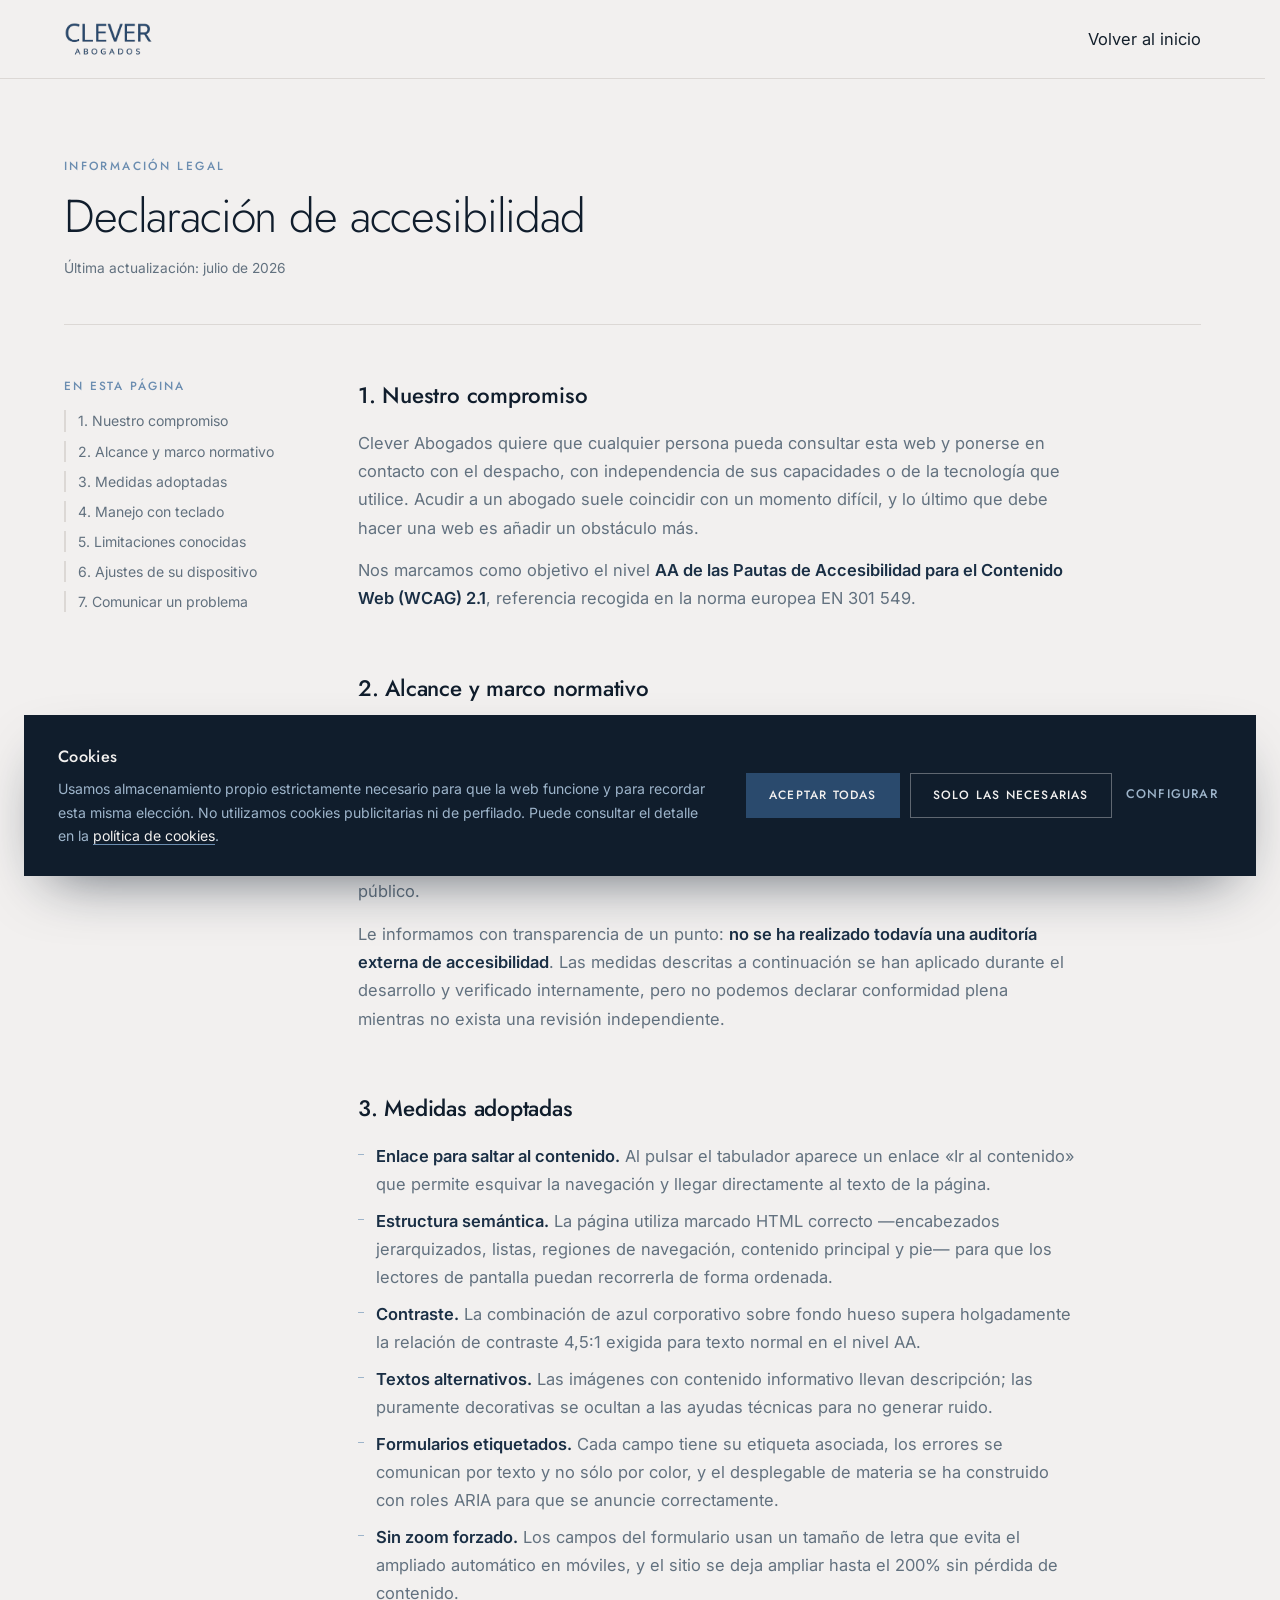
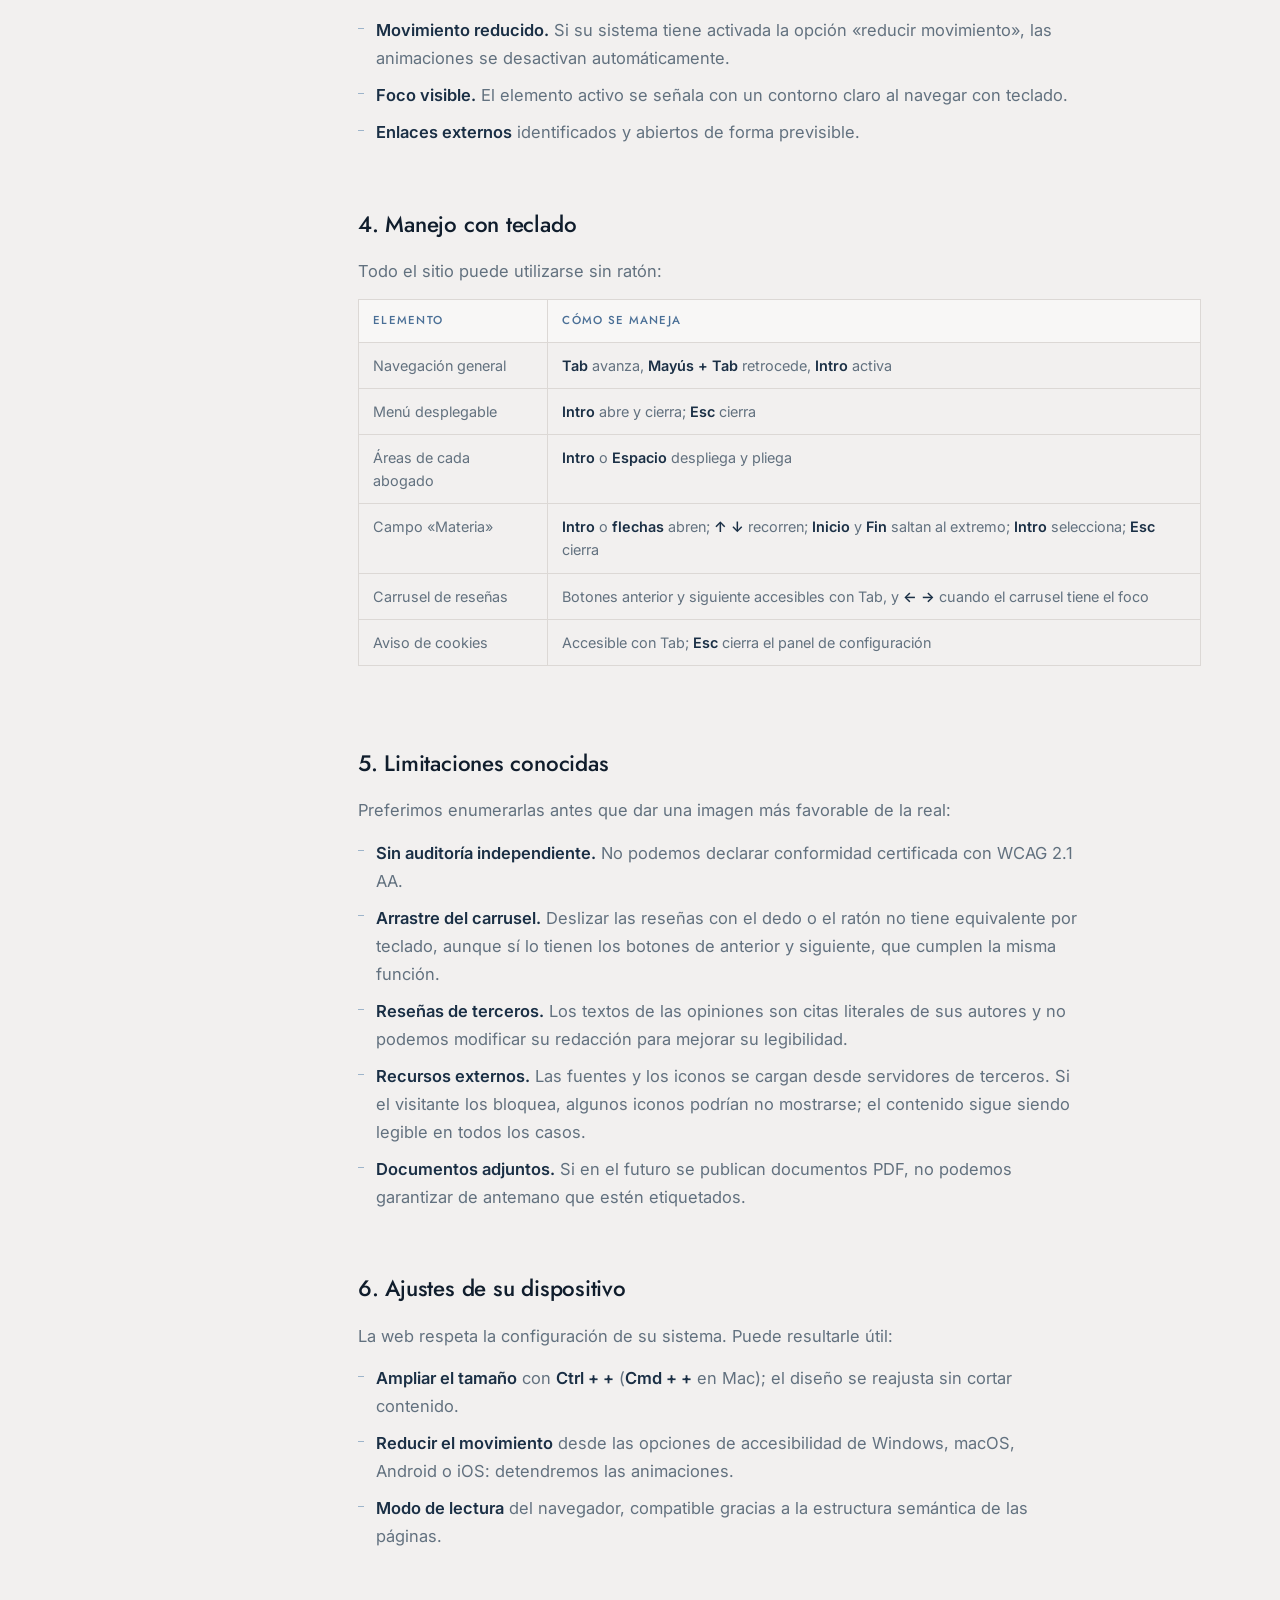
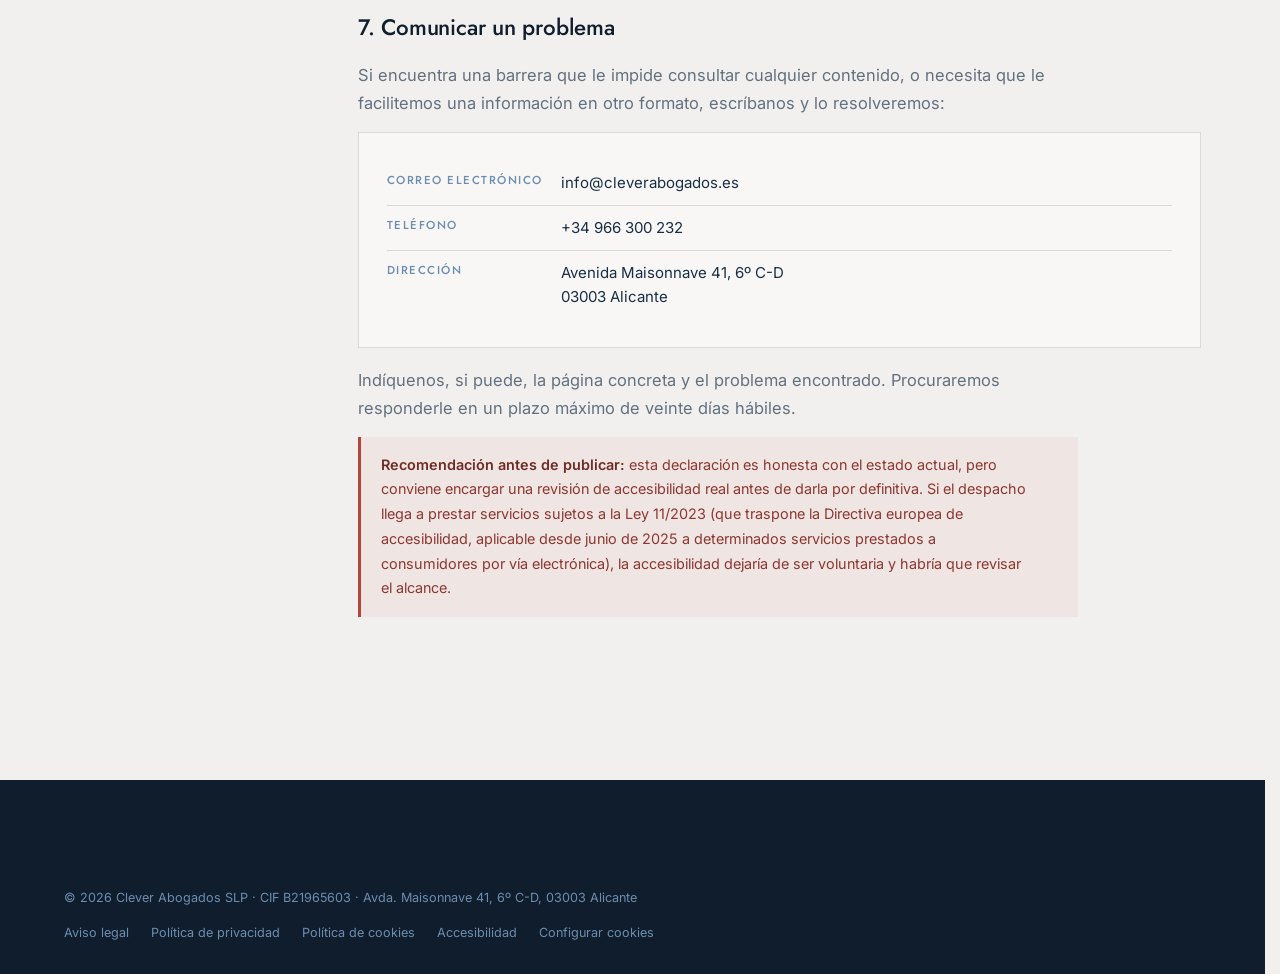
<file: accesibilidad.html>
<!DOCTYPE html>
<html lang="es">
<head>
<meta charset="utf-8">
<meta name="viewport" content="width=device-width, initial-scale=1">
<title>Accesibilidad | Clever Abogados</title>
<meta name="description" content="Declaración de accesibilidad del sitio web de Clever Abogados SLP: medidas adoptadas, limitaciones conocidas y canal de contacto.">
<meta name="robots" content="index, follow">
<link rel="icon" href="favicon.ico" sizes="any">
<link rel="icon" type="image/png" sizes="32x32" href="img/favicon-32.png">
<link rel="icon" type="image/png" sizes="16x16" href="img/favicon-16.png">
<link rel="apple-touch-icon" sizes="180x180" href="img/apple-touch-icon.png">
<link rel="manifest" href="site.webmanifest">
<meta name="theme-color" content="#2a4a6d">
<link rel="preconnect" href="https://fonts.googleapis.com">
<link rel="preconnect" href="https://fonts.gstatic.com" crossorigin>
<link href="https://fonts.googleapis.com/css2?family=Inter:wght@300;400;500;600&family=Jost:wght@300;400;500;600&display=swap" rel="stylesheet">
<link rel="canonical" href="https://www.cleverabogados.es/accesibilidad.html">
<meta property="og:type" content="website">
<meta property="og:site_name" content="Clever Abogados">
<meta property="og:locale" content="es_ES">
<meta property="og:url" content="https://www.cleverabogados.es/accesibilidad.html">
<meta property="og:title" content="Accesibilidad | Clever Abogados">
<meta property="og:description" content="Declaración de accesibilidad del sitio web de Clever Abogados SLP: medidas adoptadas, limitaciones conocidas y canal de contacto.">
<meta property="og:image" content="https://www.cleverabogados.es/img/og-image.jpg">
<meta property="og:image:width" content="1200">
<meta property="og:image:height" content="630">
<meta property="og:image:alt" content="Clever Abogados, despacho jurídico en Alicante">
<meta name="twitter:card" content="summary_large_image">
<meta name="twitter:title" content="Accesibilidad | Clever Abogados">
<meta name="twitter:description" content="Declaración de accesibilidad del sitio web de Clever Abogados SLP: medidas adoptadas, limitaciones conocidas y canal de contacto.">
<meta name="twitter:image" content="https://www.cleverabogados.es/img/og-image.jpg">
<link rel="stylesheet" href="css/style.css">
</head>
<body>

<a class="skip" href="#contenido">Ir al contenido</a>

<header class="legalNav">
  <div class="legalNav__inner">
    <a href="index.html" aria-label="Clever Abogados — inicio"><img src="img/logo.png" alt="Clever Abogados" width="480" height="183" decoding="async"></a>
    <a href="index.html" class="lnk">Volver al inicio</a>
  </div>
</header>

<main id="contenido" class="legal">
  <div class="wrap">
    <p class="legal__kicker">Información legal</p>
    <h1>Declaración de accesibilidad</h1>
    <p class="legal__fecha">Última actualización: julio de 2026</p>

    <div class="legal__cuerpo">
      <nav class="legal__indice" aria-label="Índice">
        <h2>En esta página</h2>
        <ol>
          <li><a href="#compromiso">1. Nuestro compromiso</a></li>
          <li><a href="#alcance">2. Alcance y marco normativo</a></li>
          <li><a href="#medidas">3. Medidas adoptadas</a></li>
          <li><a href="#teclado">4. Manejo con teclado</a></li>
          <li><a href="#limitaciones">5. Limitaciones conocidas</a></li>
          <li><a href="#ajustes">6. Ajustes de su dispositivo</a></li>
          <li><a href="#contacto">7. Comunicar un problema</a></li>
        </ol>
      </nav>

      <div class="legal__texto">

        <section id="compromiso">
          <h2>1. Nuestro compromiso</h2>
          <p>Clever Abogados quiere que cualquier persona pueda consultar esta web y
          ponerse en contacto con el despacho, con independencia de sus capacidades o de
          la tecnología que utilice. Acudir a un abogado suele coincidir con un momento
          difícil, y lo último que debe hacer una web es añadir un obstáculo más.</p>
          <p>Nos marcamos como objetivo el nivel <strong>AA de las Pautas de
          Accesibilidad para el Contenido Web (WCAG) 2.1</strong>, referencia recogida en
          la norma europea EN 301 549.</p>
        </section>

        <section id="alcance">
          <h2>2. Alcance y marco normativo</h2>
          <p>Esta declaración se aplica al sitio web de Clever Abogados SLP y a todas sus
          páginas.</p>
          <p>Conviene precisar el marco: el Real Decreto 1112/2018 sobre accesibilidad de
          los sitios web del sector público <strong>no obliga a un despacho privado</strong>.
          Publicamos esta declaración de forma <strong>voluntaria</strong>, por
          coherencia con la manera en que entendemos el servicio y porque consideramos
          que la accesibilidad es exigible a cualquiera que ofrezca información al
          público.</p>
          <p>Le informamos con transparencia de un punto: <strong>no se ha realizado
          todavía una auditoría externa de accesibilidad</strong>. Las medidas descritas
          a continuación se han aplicado durante el desarrollo y verificado internamente,
          pero no podemos declarar conformidad plena mientras no exista una revisión
          independiente.</p>
        </section>

        <section id="medidas">
          <h2>3. Medidas adoptadas</h2>
          <ul>
            <li><strong>Enlace para saltar al contenido.</strong> Al pulsar el tabulador
            aparece un enlace «Ir al contenido» que permite esquivar la navegación y
            llegar directamente al texto de la página.</li>
            <li><strong>Estructura semántica.</strong> La página utiliza marcado HTML
            correcto —encabezados jerarquizados, listas, regiones de navegación,
            contenido principal y pie— para que los lectores de pantalla puedan
            recorrerla de forma ordenada.</li>
            <li><strong>Contraste.</strong> La combinación de azul corporativo sobre
            fondo hueso supera holgadamente la relación de contraste 4,5:1 exigida para
            texto normal en el nivel AA.</li>
            <li><strong>Textos alternativos.</strong> Las imágenes con contenido
            informativo llevan descripción; las puramente decorativas se ocultan a las
            ayudas técnicas para no generar ruido.</li>
            <li><strong>Formularios etiquetados.</strong> Cada campo tiene su etiqueta
            asociada, los errores se comunican por texto y no sólo por color, y el
            desplegable de materia se ha construido con roles ARIA para que se anuncie
            correctamente.</li>
            <li><strong>Sin zoom forzado.</strong> Los campos del formulario usan un
            tamaño de letra que evita el ampliado automático en móviles, y el sitio se
            deja ampliar hasta el 200% sin pérdida de contenido.</li>
            <li><strong>Movimiento reducido.</strong> Si su sistema tiene activada la
            opción «reducir movimiento», las animaciones se desactivan automáticamente.</li>
            <li><strong>Foco visible.</strong> El elemento activo se señala con un
            contorno claro al navegar con teclado.</li>
            <li><strong>Enlaces externos</strong> identificados y abiertos de forma
            previsible.</li>
          </ul>
        </section>

        <section id="teclado">
          <h2>4. Manejo con teclado</h2>
          <p>Todo el sitio puede utilizarse sin ratón:</p>
          <div class="legal__tablaScroll">
            <table class="legal__tabla">
              <thead><tr><th>Elemento</th><th>Cómo se maneja</th></tr></thead>
              <tbody>
                <tr><td>Navegación general</td><td><strong>Tab</strong> avanza, <strong>Mayús + Tab</strong> retrocede, <strong>Intro</strong> activa</td></tr>
                <tr><td>Menú desplegable</td><td><strong>Intro</strong> abre y cierra; <strong>Esc</strong> cierra</td></tr>
                <tr><td>Áreas de cada abogado</td><td><strong>Intro</strong> o <strong>Espacio</strong> despliega y pliega</td></tr>
                <tr><td>Campo «Materia»</td><td><strong>Intro</strong> o <strong>flechas</strong> abren; <strong>↑ ↓</strong> recorren; <strong>Inicio</strong> y <strong>Fin</strong> saltan al extremo; <strong>Intro</strong> selecciona; <strong>Esc</strong> cierra</td></tr>
                <tr><td>Carrusel de reseñas</td><td>Botones anterior y siguiente accesibles con Tab, y <strong>← →</strong> cuando el carrusel tiene el foco</td></tr>
                <tr><td>Aviso de cookies</td><td>Accesible con Tab; <strong>Esc</strong> cierra el panel de configuración</td></tr>
              </tbody>
            </table>
          </div>
        </section>

        <section id="limitaciones">
          <h2>5. Limitaciones conocidas</h2>
          <p>Preferimos enumerarlas antes que dar una imagen más favorable de la real:</p>
          <ul>
            <li><strong>Sin auditoría independiente.</strong> No podemos declarar
            conformidad certificada con WCAG 2.1 AA.</li>
            <li><strong>Arrastre del carrusel.</strong> Deslizar las reseñas con el dedo o
            el ratón no tiene equivalente por teclado, aunque sí lo tienen los botones de
            anterior y siguiente, que cumplen la misma función.</li>
            <li><strong>Reseñas de terceros.</strong> Los textos de las opiniones son
            citas literales de sus autores y no podemos modificar su redacción para
            mejorar su legibilidad.</li>
            <li><strong>Recursos externos.</strong> Las fuentes y los iconos se cargan
            desde servidores de terceros. Si el visitante los bloquea, algunos iconos
            podrían no mostrarse; el contenido sigue siendo legible en todos los casos.</li>
            <li><strong>Documentos adjuntos.</strong> Si en el futuro se publican
            documentos PDF, no podemos garantizar de antemano que estén etiquetados.</li>
          </ul>
        </section>

        <section id="ajustes">
          <h2>6. Ajustes de su dispositivo</h2>
          <p>La web respeta la configuración de su sistema. Puede resultarle útil:</p>
          <ul>
            <li><strong>Ampliar el tamaño</strong> con <strong>Ctrl + +</strong>
            (<strong>Cmd + +</strong> en Mac); el diseño se reajusta sin cortar contenido.</li>
            <li><strong>Reducir el movimiento</strong> desde las opciones de accesibilidad
            de Windows, macOS, Android o iOS: detendremos las animaciones.</li>
            <li><strong>Modo de lectura</strong> del navegador, compatible gracias a la
            estructura semántica de las páginas.</li>
          </ul>
        </section>

        <section id="contacto">
          <h2>7. Comunicar un problema</h2>
          <p>Si encuentra una barrera que le impide consultar cualquier contenido, o
          necesita que le facilitemos una información en otro formato, escríbanos y lo
          resolveremos:</p>
          <div class="legal__datos">
            <dl>
              <div><dt>Correo electrónico</dt><dd>info@cleverabogados.es</dd></div>
              <div><dt>Teléfono</dt><dd>+34 966 300 232</dd></div>
              <div><dt>Dirección</dt><dd>Avenida Maisonnave 41, 6º C-D<br>03003 Alicante</dd></div>
            </dl>
          </div>
          <p>Indíquenos, si puede, la página concreta y el problema encontrado.
          Procuraremos responderle en un plazo máximo de veinte días hábiles.</p>

          <div class="legal__pendiente">
            <p><strong>Recomendación antes de publicar:</strong> esta declaración es
            honesta con el estado actual, pero conviene encargar una revisión de
            accesibilidad real antes de darla por definitiva. Si el despacho llega a
            prestar servicios sujetos a la Ley 11/2023 (que traspone la Directiva europea
            de accesibilidad, aplicable desde junio de 2025 a determinados servicios
            prestados a consumidores por vía electrónica), la accesibilidad dejaría de
            ser voluntaria y habría que revisar el alcance.</p>
          </div>
        </section>

      </div>
    </div>
  </div>
</main>

<footer class="footer">
  <div class="wrap">
    <div class="footer__bottom">
      <p>&copy; <span id="year">2026</span> Clever Abogados SLP · CIF B21965603 · Avda. Maisonnave 41, 6º C-D, 03003 Alicante</p>
      <nav class="footer__legal" aria-label="Legal">
        <a href="aviso-legal.html">Aviso legal</a>
        <a href="politica-privacidad.html">Política de privacidad</a>
        <a href="politica-cookies.html">Política de cookies</a>
        <a href="accesibilidad.html">Accesibilidad</a>
        <a href="#" data-ck-abrir>Configurar cookies</a>
      </nav>
    </div>
  </div>
</footer>

<script src="js/cookies.js"></script>
<script>document.getElementById('year').textContent = new Date().getFullYear();</script>
</body>
</html>
</file>
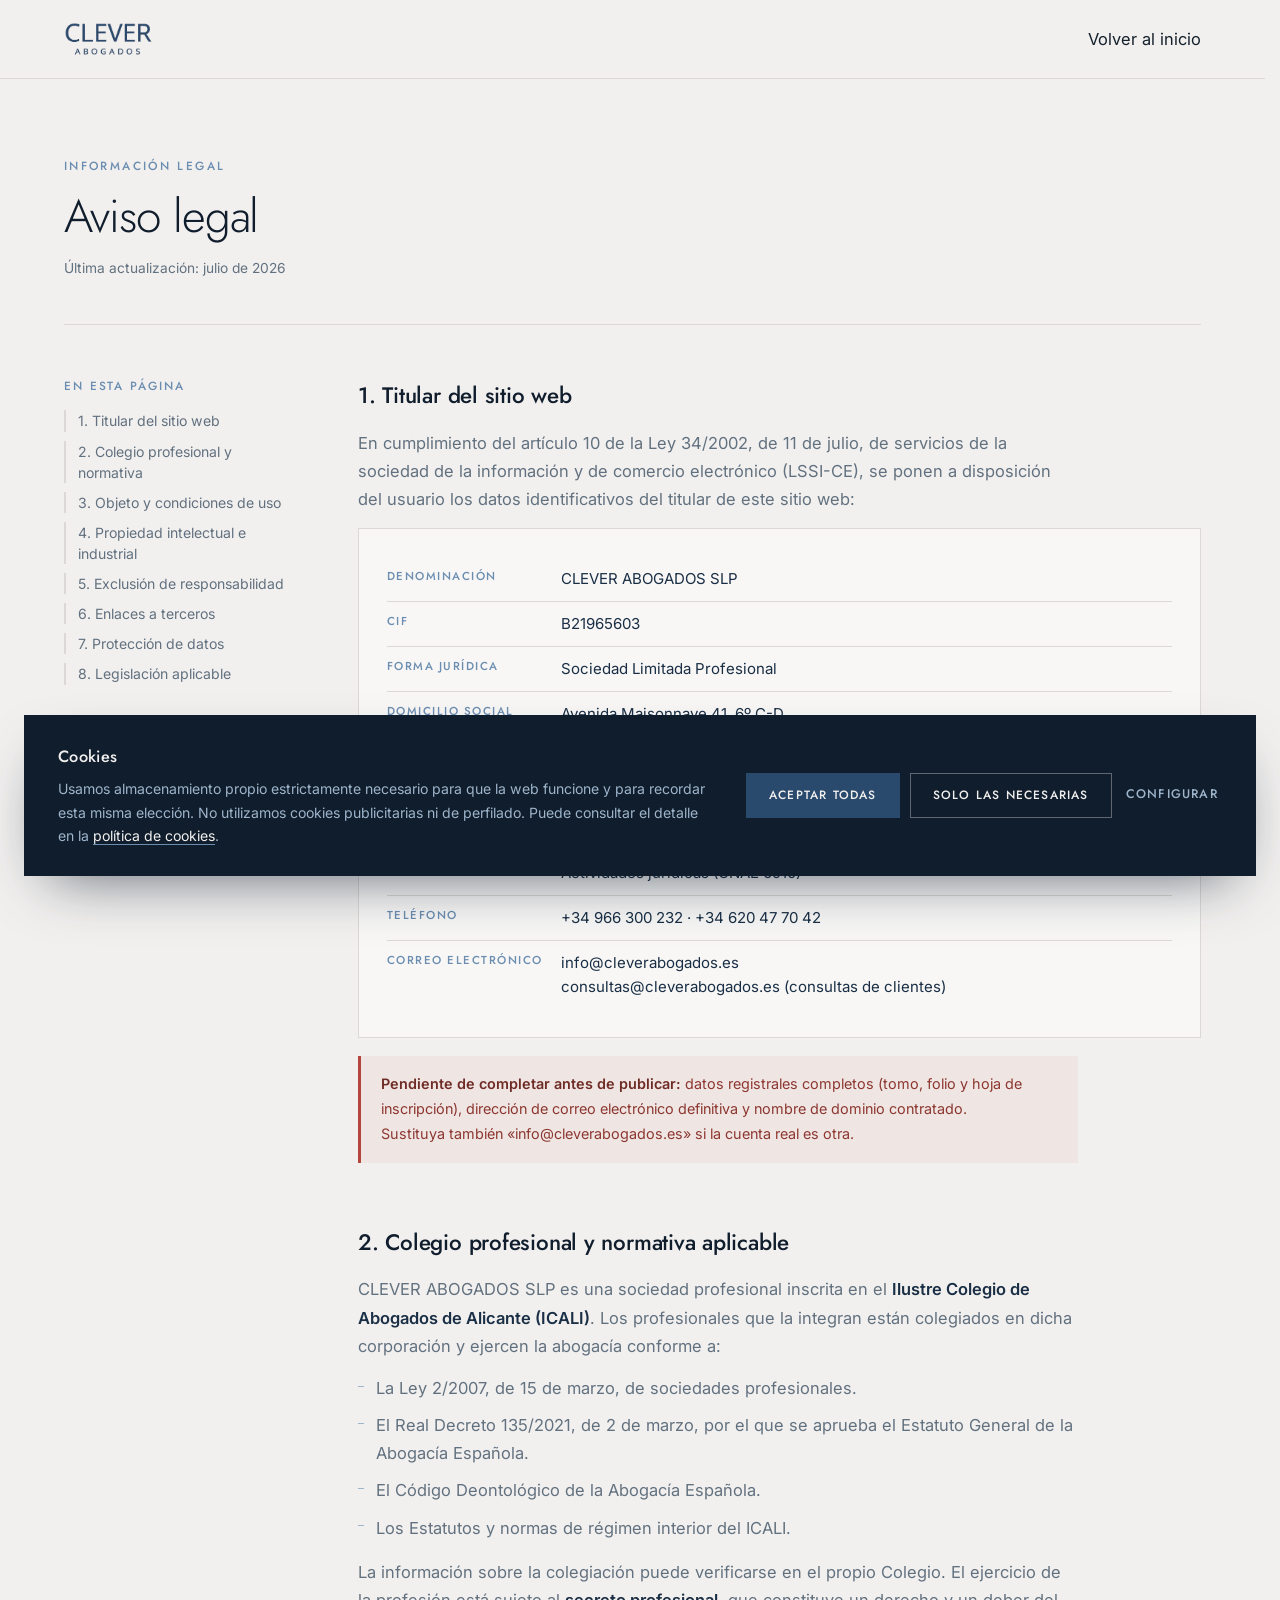
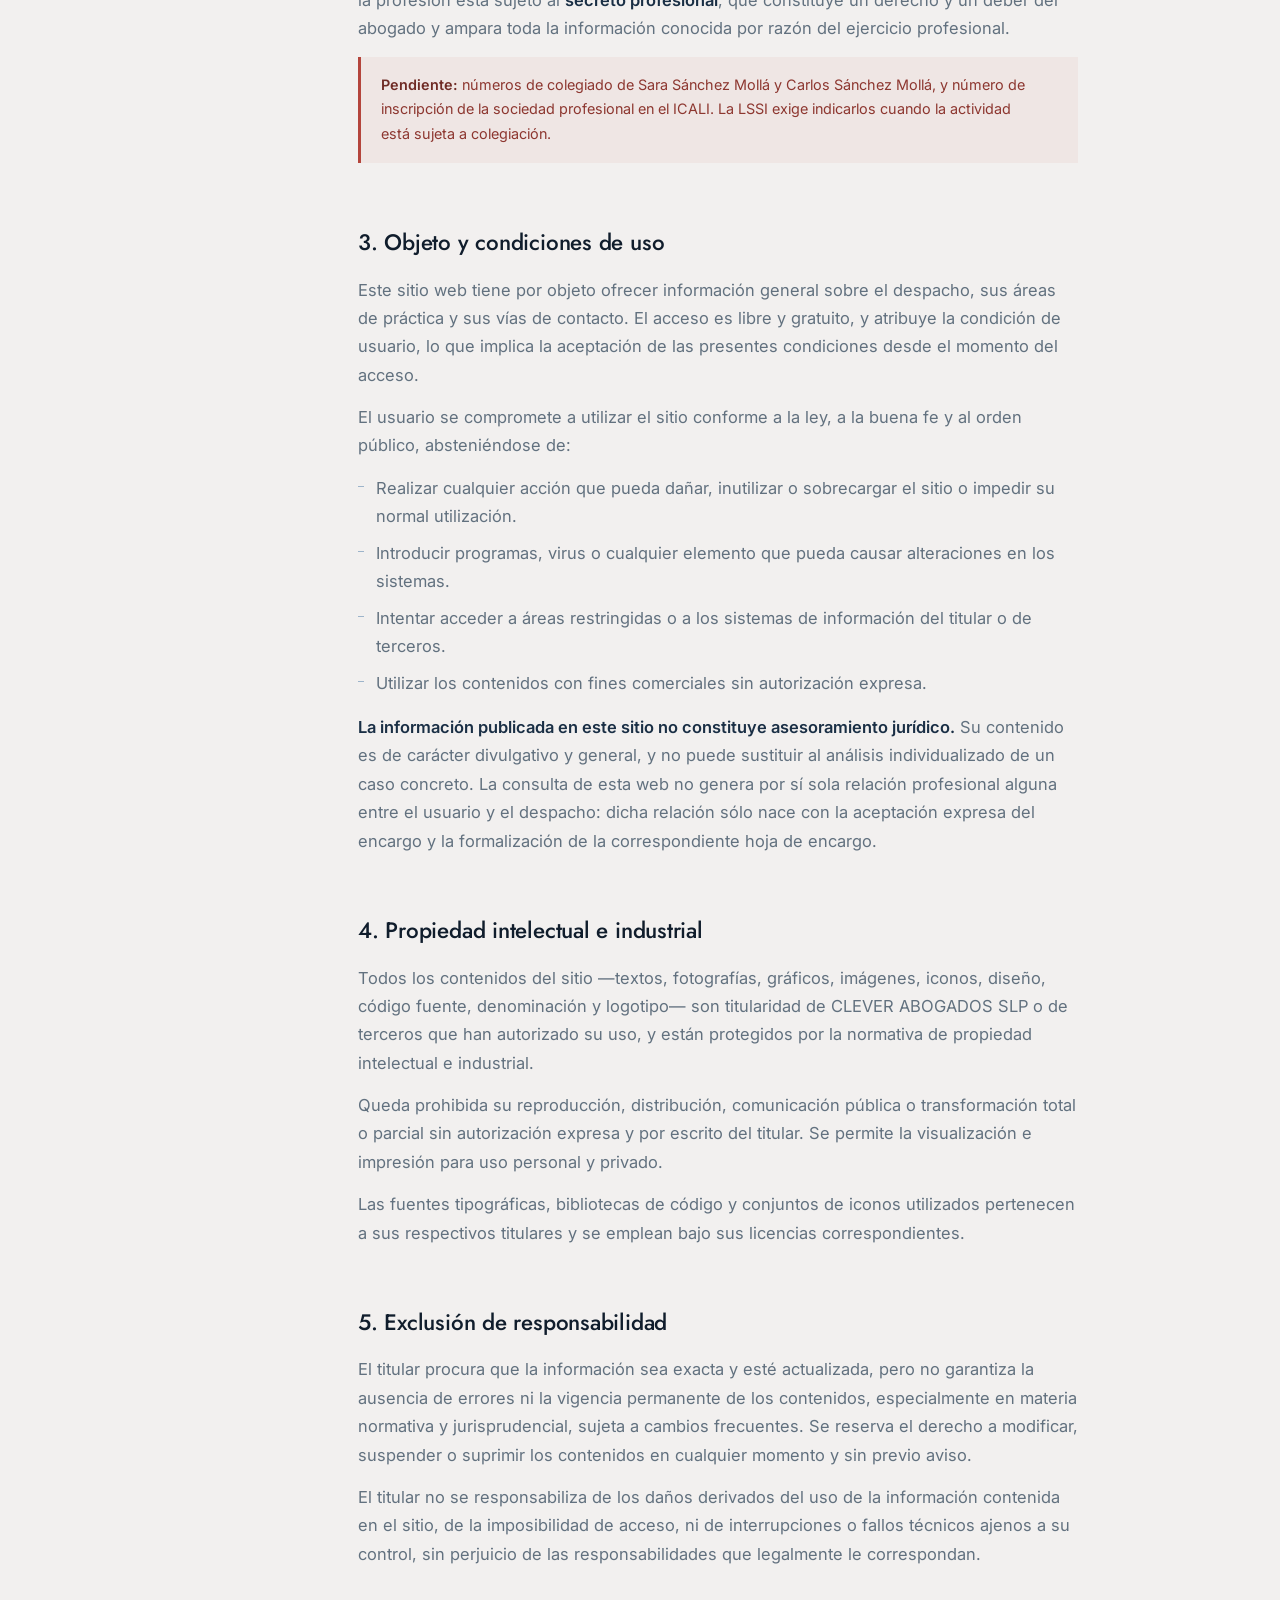
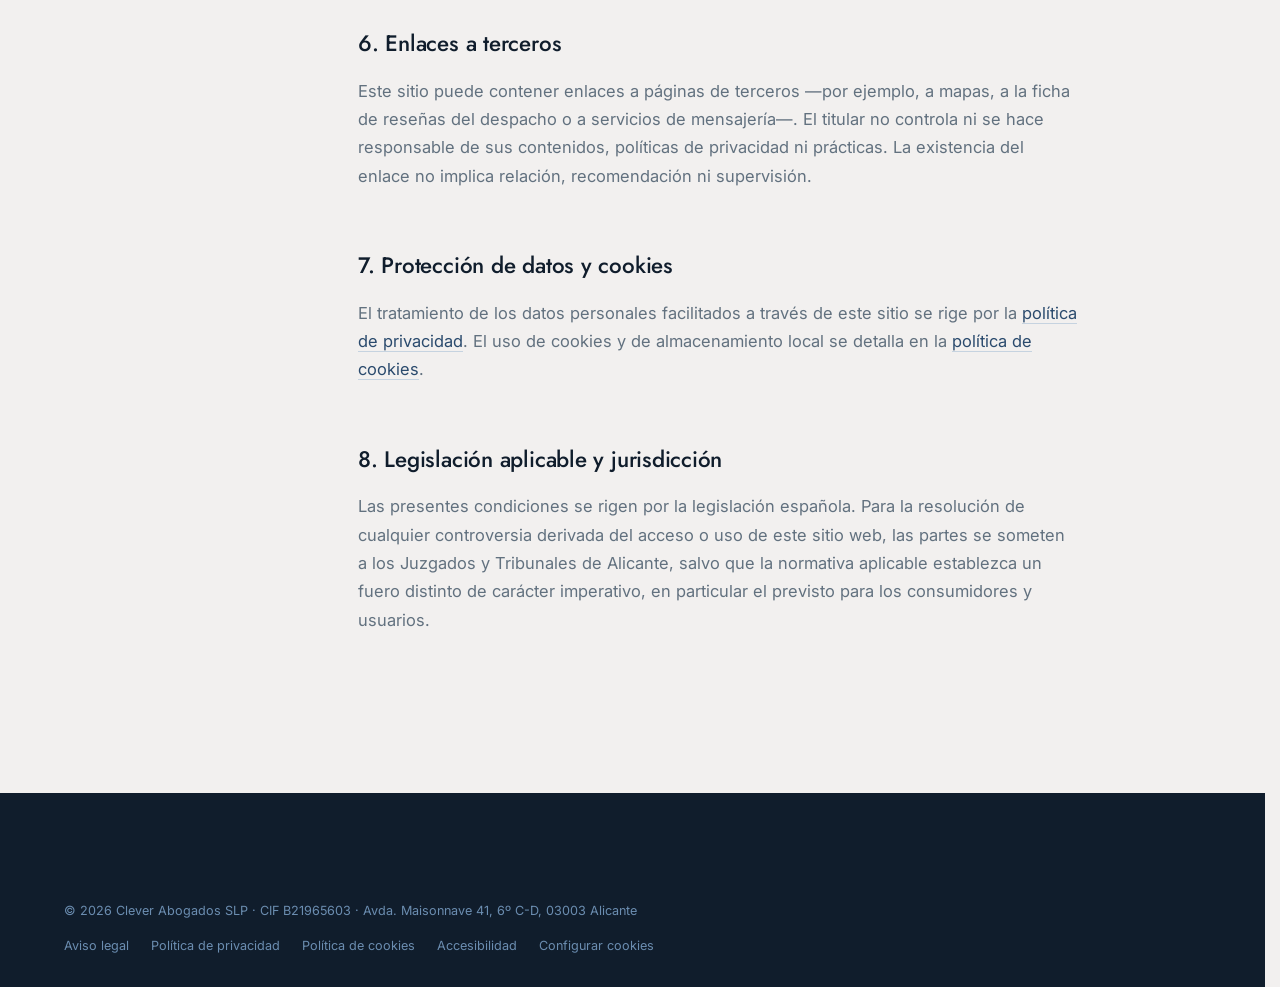
<file: aviso-legal.html>
<!DOCTYPE html>
<html lang="es">
<head>
<meta charset="utf-8">
<meta name="viewport" content="width=device-width, initial-scale=1">
<title>Aviso legal | Clever Abogados</title>
<meta name="description" content="Aviso legal y condiciones de uso del sitio web de Clever Abogados SLP, despacho jurídico en Alicante.">
<meta name="robots" content="index, follow">
<link rel="icon" href="favicon.ico" sizes="any">
<link rel="icon" type="image/png" sizes="32x32" href="img/favicon-32.png">
<link rel="icon" type="image/png" sizes="16x16" href="img/favicon-16.png">
<link rel="apple-touch-icon" sizes="180x180" href="img/apple-touch-icon.png">
<link rel="manifest" href="site.webmanifest">
<meta name="theme-color" content="#2a4a6d">
<link rel="preconnect" href="https://fonts.googleapis.com">
<link rel="preconnect" href="https://fonts.gstatic.com" crossorigin>
<link href="https://fonts.googleapis.com/css2?family=Inter:wght@300;400;500;600&family=Jost:wght@300;400;500;600&display=swap" rel="stylesheet">
<link rel="canonical" href="https://www.cleverabogados.es/aviso-legal.html">
<meta property="og:type" content="website">
<meta property="og:site_name" content="Clever Abogados">
<meta property="og:locale" content="es_ES">
<meta property="og:url" content="https://www.cleverabogados.es/aviso-legal.html">
<meta property="og:title" content="Aviso legal | Clever Abogados">
<meta property="og:description" content="Aviso legal y condiciones de uso del sitio web de Clever Abogados SLP, despacho jurídico en Alicante.">
<meta property="og:image" content="https://www.cleverabogados.es/img/og-image.jpg">
<meta property="og:image:width" content="1200">
<meta property="og:image:height" content="630">
<meta property="og:image:alt" content="Clever Abogados, despacho jurídico en Alicante">
<meta name="twitter:card" content="summary_large_image">
<meta name="twitter:title" content="Aviso legal | Clever Abogados">
<meta name="twitter:description" content="Aviso legal y condiciones de uso del sitio web de Clever Abogados SLP, despacho jurídico en Alicante.">
<meta name="twitter:image" content="https://www.cleverabogados.es/img/og-image.jpg">
<link rel="stylesheet" href="css/style.css">
</head>
<body>

<a class="skip" href="#contenido">Ir al contenido</a>

<header class="legalNav">
  <div class="legalNav__inner">
    <a href="index.html" aria-label="Clever Abogados — inicio"><img src="img/logo.png" alt="Clever Abogados" width="480" height="183" decoding="async"></a>
    <a href="index.html" class="lnk">Volver al inicio</a>
  </div>
</header>

<main id="contenido" class="legal">
  <div class="wrap">
    <p class="legal__kicker">Información legal</p>
    <h1>Aviso legal</h1>
    <p class="legal__fecha">Última actualización: julio de 2026</p>

    <div class="legal__cuerpo">
      <nav class="legal__indice" aria-label="Índice">
        <h2>En esta página</h2>
        <ol>
          <li><a href="#titular">1. Titular del sitio web</a></li>
          <li><a href="#colegio">2. Colegio profesional y normativa</a></li>
          <li><a href="#objeto">3. Objeto y condiciones de uso</a></li>
          <li><a href="#propiedad">4. Propiedad intelectual e industrial</a></li>
          <li><a href="#responsabilidad">5. Exclusión de responsabilidad</a></li>
          <li><a href="#enlaces">6. Enlaces a terceros</a></li>
          <li><a href="#proteccion">7. Protección de datos</a></li>
          <li><a href="#ley">8. Legislación aplicable</a></li>
        </ol>
      </nav>

      <div class="legal__texto">

        <section id="titular">
          <h2>1. Titular del sitio web</h2>
          <p>En cumplimiento del artículo 10 de la Ley 34/2002, de 11 de julio, de
          servicios de la sociedad de la información y de comercio electrónico
          (LSSI-CE), se ponen a disposición del usuario los datos identificativos del
          titular de este sitio web:</p>

          <div class="legal__datos">
            <dl>
              <div><dt>Denominación</dt><dd>CLEVER ABOGADOS SLP</dd></div>
              <div><dt>CIF</dt><dd>B21965603</dd></div>
              <div><dt>Forma jurídica</dt><dd>Sociedad Limitada Profesional</dd></div>
              <div><dt>Domicilio social</dt><dd>Avenida Maisonnave 41, 6º C-D<br>03003 Alicante (España)</dd></div>
              <div><dt>Constitución</dt><dd>30 de abril de 2025</dd></div>
              <div><dt>Registro</dt><dd>Registro Mercantil de Alicante</dd></div>
              <div><dt>Actividad</dt><dd>Actividades jurídicas (CNAE 6910)</dd></div>
              <div><dt>Teléfono</dt><dd>+34 966 300 232 · +34 620 47 70 42</dd></div>
              <div><dt>Correo electrónico</dt><dd>info@cleverabogados.es<br>consultas@cleverabogados.es (consultas de clientes)</dd></div>
            </dl>
          </div>

          <div class="legal__pendiente">
            <p><strong>Pendiente de completar antes de publicar:</strong> datos
            registrales completos (tomo, folio y hoja de inscripción), dirección de
            correo electrónico definitiva y nombre de dominio contratado. Sustituya
            también «info@cleverabogados.es» si la cuenta real es otra.</p>
          </div>
        </section>

        <section id="colegio">
          <h2>2. Colegio profesional y normativa aplicable</h2>
          <p>CLEVER ABOGADOS SLP es una sociedad profesional inscrita en el
          <strong>Ilustre Colegio de Abogados de Alicante (ICALI)</strong>. Los
          profesionales que la integran están colegiados en dicha corporación y
          ejercen la abogacía conforme a:</p>
          <ul>
            <li>La Ley 2/2007, de 15 de marzo, de sociedades profesionales.</li>
            <li>El Real Decreto 135/2021, de 2 de marzo, por el que se aprueba el
            Estatuto General de la Abogacía Española.</li>
            <li>El Código Deontológico de la Abogacía Española.</li>
            <li>Los Estatutos y normas de régimen interior del ICALI.</li>
          </ul>
          <p>La información sobre la colegiación puede verificarse en el propio
          Colegio. El ejercicio de la profesión está sujeto al <strong>secreto
          profesional</strong>, que constituye un derecho y un deber del abogado y
          ampara toda la información conocida por razón del ejercicio profesional.</p>

          <div class="legal__pendiente">
            <p><strong>Pendiente:</strong> números de colegiado de Sara Sánchez Mollá y
            Carlos Sánchez Mollá, y número de inscripción de la sociedad profesional en
            el ICALI. La LSSI exige indicarlos cuando la actividad está sujeta a
            colegiación.</p>
          </div>
        </section>

        <section id="objeto">
          <h2>3. Objeto y condiciones de uso</h2>
          <p>Este sitio web tiene por objeto ofrecer información general sobre el
          despacho, sus áreas de práctica y sus vías de contacto. El acceso es libre y
          gratuito, y atribuye la condición de usuario, lo que implica la aceptación de
          las presentes condiciones desde el momento del acceso.</p>
          <p>El usuario se compromete a utilizar el sitio conforme a la ley, a la buena
          fe y al orden público, absteniéndose de:</p>
          <ul>
            <li>Realizar cualquier acción que pueda dañar, inutilizar o sobrecargar el
            sitio o impedir su normal utilización.</li>
            <li>Introducir programas, virus o cualquier elemento que pueda causar
            alteraciones en los sistemas.</li>
            <li>Intentar acceder a áreas restringidas o a los sistemas de información
            del titular o de terceros.</li>
            <li>Utilizar los contenidos con fines comerciales sin autorización expresa.</li>
          </ul>
          <p><strong>La información publicada en este sitio no constituye
          asesoramiento jurídico.</strong> Su contenido es de carácter divulgativo y
          general, y no puede sustituir al análisis individualizado de un caso concreto.
          La consulta de esta web no genera por sí sola relación profesional alguna entre
          el usuario y el despacho: dicha relación sólo nace con la aceptación expresa
          del encargo y la formalización de la correspondiente hoja de encargo.</p>
        </section>

        <section id="propiedad">
          <h2>4. Propiedad intelectual e industrial</h2>
          <p>Todos los contenidos del sitio —textos, fotografías, gráficos, imágenes,
          iconos, diseño, código fuente, denominación y logotipo— son titularidad de
          CLEVER ABOGADOS SLP o de terceros que han autorizado su uso, y están
          protegidos por la normativa de propiedad intelectual e industrial.</p>
          <p>Queda prohibida su reproducción, distribución, comunicación pública o
          transformación total o parcial sin autorización expresa y por escrito del
          titular. Se permite la visualización e impresión para uso personal y privado.</p>
          <p>Las fuentes tipográficas, bibliotecas de código y conjuntos de iconos
          utilizados pertenecen a sus respectivos titulares y se emplean bajo sus
          licencias correspondientes.</p>
        </section>

        <section id="responsabilidad">
          <h2>5. Exclusión de responsabilidad</h2>
          <p>El titular procura que la información sea exacta y esté actualizada, pero
          no garantiza la ausencia de errores ni la vigencia permanente de los
          contenidos, especialmente en materia normativa y jurisprudencial, sujeta a
          cambios frecuentes. Se reserva el derecho a modificar, suspender o suprimir
          los contenidos en cualquier momento y sin previo aviso.</p>
          <p>El titular no se responsabiliza de los daños derivados del uso de la
          información contenida en el sitio, de la imposibilidad de acceso, ni de
          interrupciones o fallos técnicos ajenos a su control, sin perjuicio de las
          responsabilidades que legalmente le correspondan.</p>
        </section>

        <section id="enlaces">
          <h2>6. Enlaces a terceros</h2>
          <p>Este sitio puede contener enlaces a páginas de terceros —por ejemplo, a
          mapas, a la ficha de reseñas del despacho o a servicios de mensajería—. El
          titular no controla ni se hace responsable de sus contenidos, políticas de
          privacidad ni prácticas. La existencia del enlace no implica relación,
          recomendación ni supervisión.</p>
        </section>

        <section id="proteccion">
          <h2>7. Protección de datos y cookies</h2>
          <p>El tratamiento de los datos personales facilitados a través de este sitio
          se rige por la <a href="politica-privacidad.html">política de privacidad</a>.
          El uso de cookies y de almacenamiento local se detalla en la
          <a href="politica-cookies.html">política de cookies</a>.</p>
        </section>

        <section id="ley">
          <h2>8. Legislación aplicable y jurisdicción</h2>
          <p>Las presentes condiciones se rigen por la legislación española. Para la
          resolución de cualquier controversia derivada del acceso o uso de este sitio
          web, las partes se someten a los Juzgados y Tribunales de Alicante, salvo que
          la normativa aplicable establezca un fuero distinto de carácter imperativo,
          en particular el previsto para los consumidores y usuarios.</p>
        </section>

      </div>
    </div>
  </div>
</main>

<footer class="footer">
  <div class="wrap">
    <div class="footer__bottom">
      <p>&copy; <span id="year">2026</span> Clever Abogados SLP · CIF B21965603 · Avda. Maisonnave 41, 6º C-D, 03003 Alicante</p>
      <nav class="footer__legal" aria-label="Legal">
        <a href="aviso-legal.html">Aviso legal</a>
        <a href="politica-privacidad.html">Política de privacidad</a>
        <a href="politica-cookies.html">Política de cookies</a>
        <a href="accesibilidad.html">Accesibilidad</a>
        <a href="#" data-ck-abrir>Configurar cookies</a>
      </nav>
    </div>
  </div>
</footer>

<script src="js/cookies.js"></script>
<script>document.getElementById('year').textContent = new Date().getFullYear();</script>
</body>
</html>
</file>
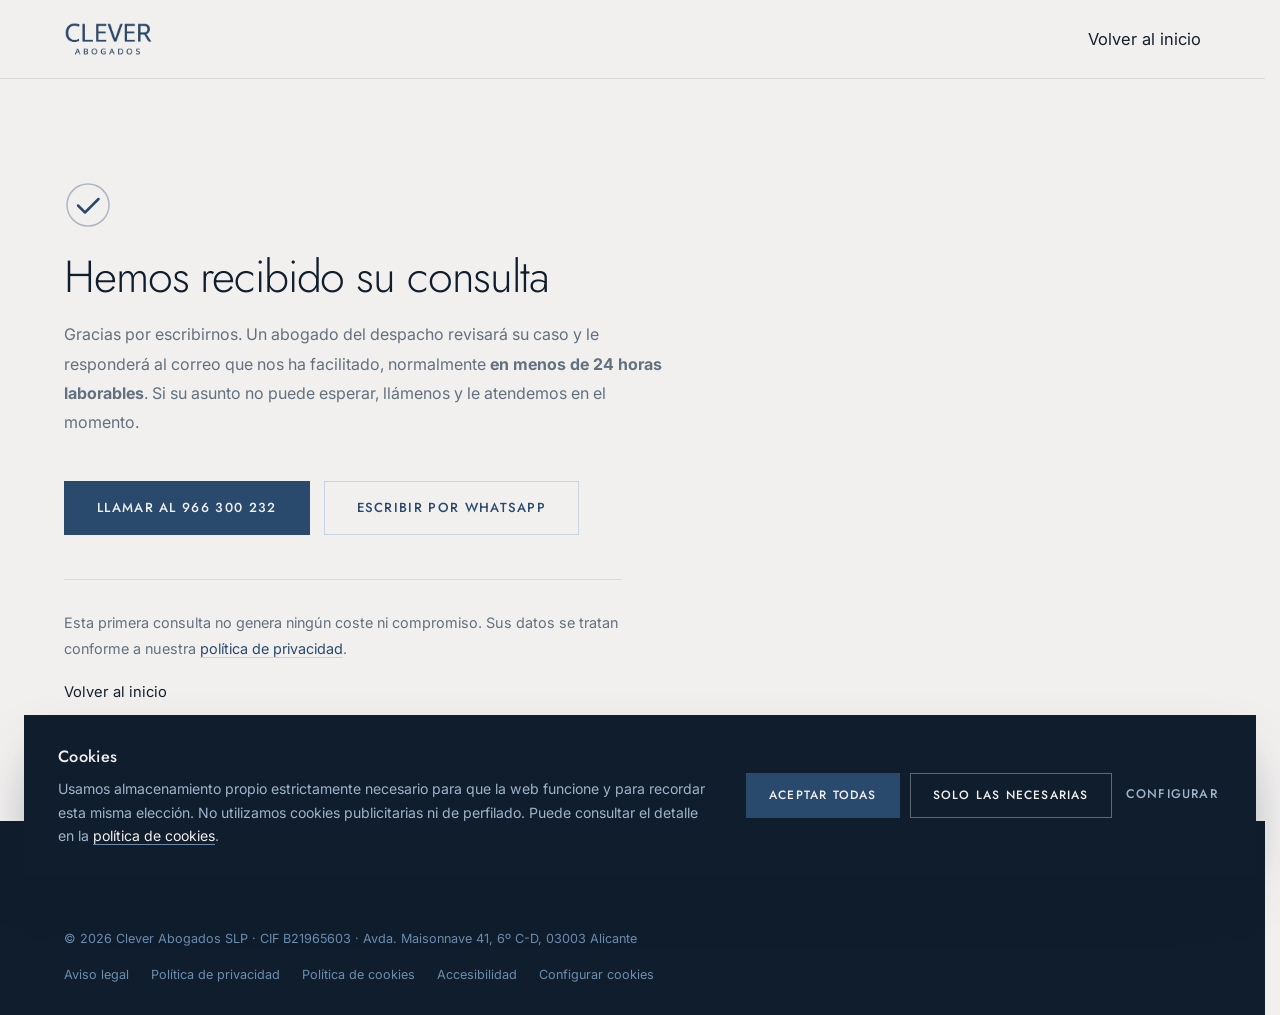
<file: gracias.html>
<!DOCTYPE html>
<html lang="es">
<head>
<meta charset="utf-8">
<meta name="viewport" content="width=device-width, initial-scale=1">
<title>Consulta recibida | Clever Abogados</title>
<meta name="description" content="Hemos recibido su consulta. Clever Abogados le responderá en menos de 24 horas laborables.">
<!-- Página de paso: no aporta nada en un buscador y competiría con la home. -->
<meta name="robots" content="noindex, follow">
<link rel="icon" href="favicon.ico" sizes="any">
<link rel="icon" type="image/png" sizes="32x32" href="img/favicon-32.png">
<link rel="icon" type="image/png" sizes="16x16" href="img/favicon-16.png">
<link rel="apple-touch-icon" sizes="180x180" href="img/apple-touch-icon.png">
<link rel="manifest" href="site.webmanifest">
<meta name="theme-color" content="#2a4a6d">
<link rel="preconnect" href="https://fonts.googleapis.com">
<link rel="preconnect" href="https://fonts.gstatic.com" crossorigin>
<link href="https://fonts.googleapis.com/css2?family=Inter:wght@300;400;500;600&family=Jost:wght@300;400;500;600&display=swap" rel="stylesheet">
<link rel="stylesheet" href="css/style.css">
</head>
<body>

<a class="skip" href="#contenido">Ir al contenido</a>

<header class="legalNav">
  <div class="legalNav__inner">
    <a href="index.html" aria-label="Clever Abogados — inicio"><img src="img/logo.png" alt="Clever Abogados" width="480" height="183" decoding="async"></a>
    <a href="index.html" class="lnk">Volver al inicio</a>
  </div>
</header>

<main id="contenido" class="e404 gracias">
  <div class="wrap">
    <p class="gracias__icono" aria-hidden="true">
      <svg viewBox="0 0 48 48" width="48" height="48" fill="none" stroke="currentColor" stroke-width="2.5" stroke-linecap="round" stroke-linejoin="round">
        <path d="M14 24.5 21 31.5 34.5 18"></path>
        <circle cx="24" cy="24" r="21" stroke-width="1.5" opacity=".35"></circle>
      </svg>
    </p>
    <h1>Hemos recibido su consulta</h1>
    <p class="e404__txt">
      Gracias por escribirnos. Un abogado del despacho revisará su caso y le
      responderá al correo que nos ha facilitado, normalmente <strong>en menos de
      24 horas laborables</strong>. Si su asunto no puede esperar, llámenos y le
      atendemos en el momento.
    </p>

    <div class="e404__cta">
      <a href="tel:+34966300232" class="btn">Llamar al 966 300 232</a>
      <a href="https://wa.me/34620477042" class="btn btn--ghost" target="_blank" rel="noopener">Escribir por WhatsApp</a>
    </div>

    <p class="gracias__nota">
      Esta primera consulta no genera ningún coste ni compromiso. Sus datos se
      tratan conforme a nuestra
      <a href="politica-privacidad.html">política de privacidad</a>.
    </p>

    <p class="gracias__volver"><a href="index.html" class="lnk">Volver al inicio</a></p>
  </div>
</main>

<footer class="footer">
  <div class="wrap">
    <div class="footer__bottom">
      <p>&copy; <span id="year">2026</span> Clever Abogados SLP · CIF B21965603 · Avda. Maisonnave 41, 6º C-D, 03003 Alicante</p>
      <nav class="footer__legal" aria-label="Legal">
        <a href="aviso-legal.html">Aviso legal</a>
        <a href="politica-privacidad.html">Política de privacidad</a>
        <a href="politica-cookies.html">Política de cookies</a>
        <a href="accesibilidad.html">Accesibilidad</a>
        <a href="#" data-ck-abrir>Configurar cookies</a>
      </nav>
    </div>
  </div>
</footer>

<script src="js/cookies.js"></script>
<script>document.getElementById('year').textContent = new Date().getFullYear();</script>
</body>
</html>
</file>
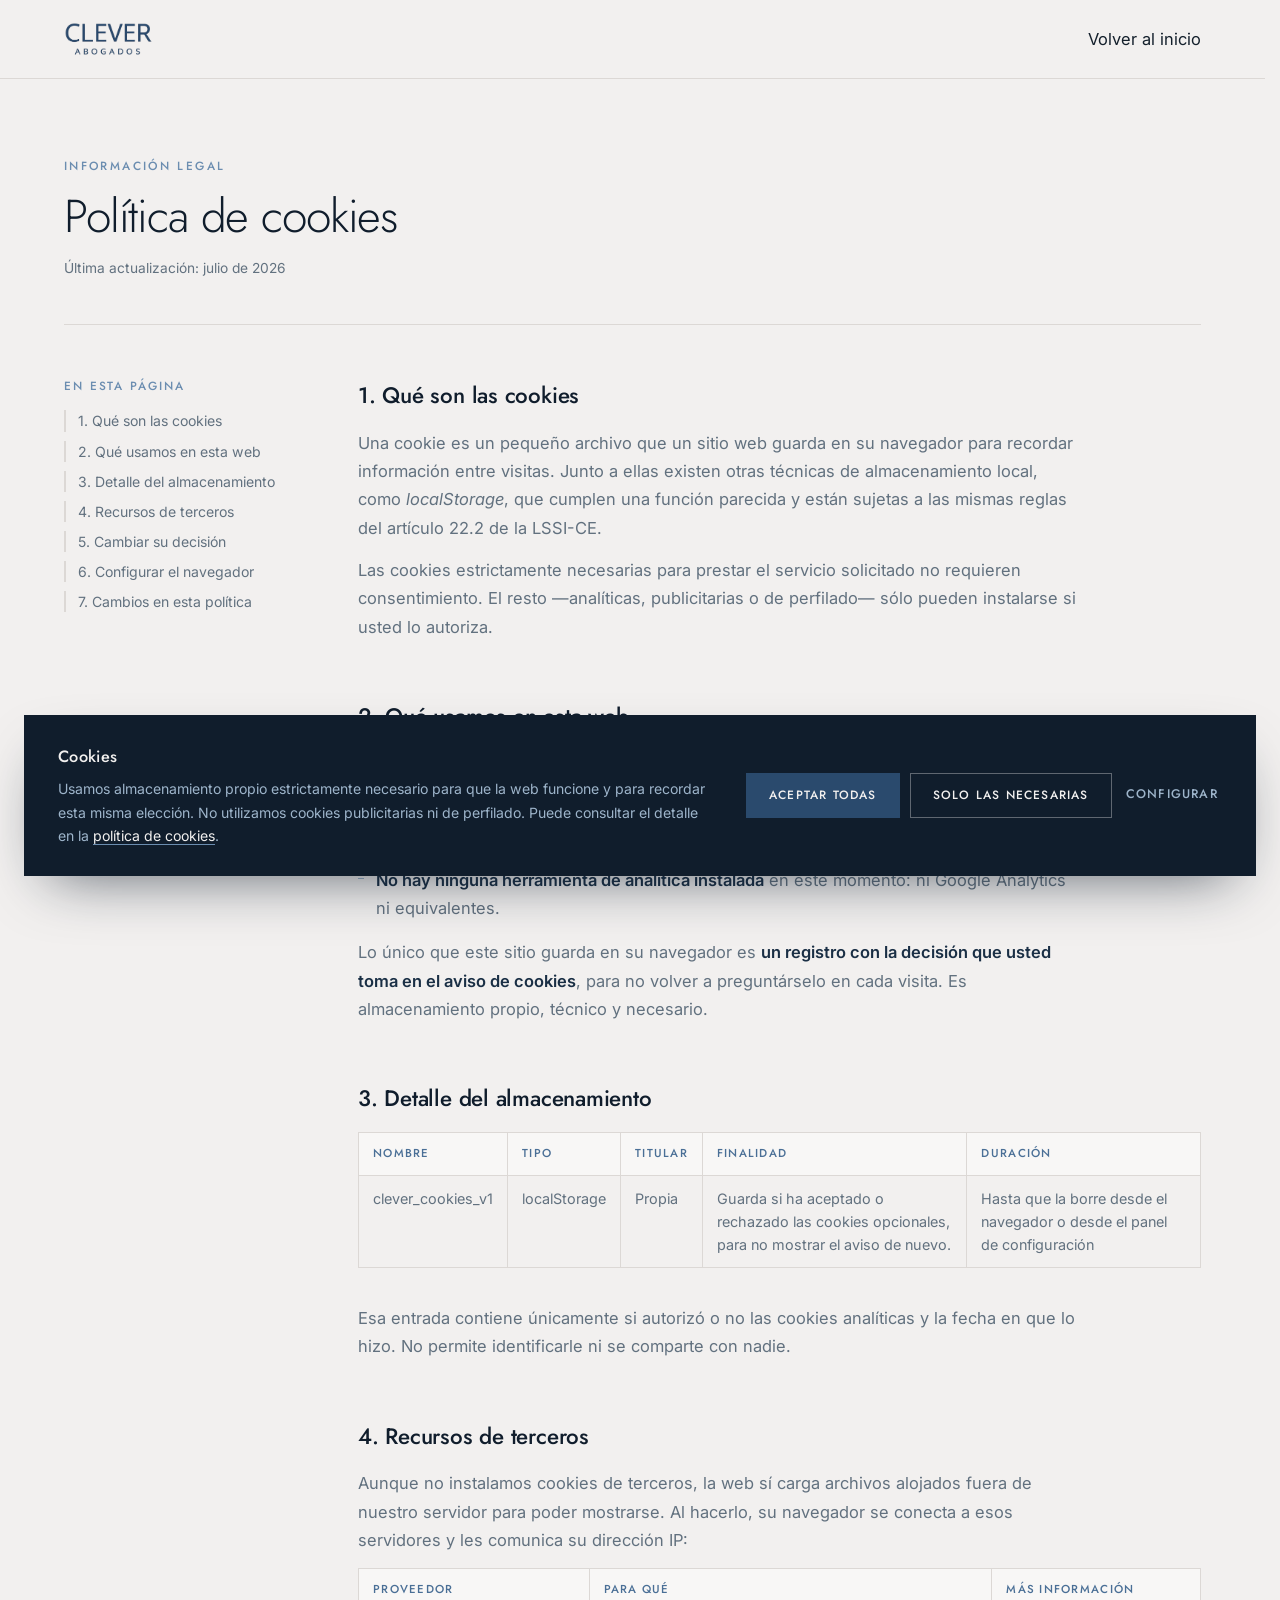
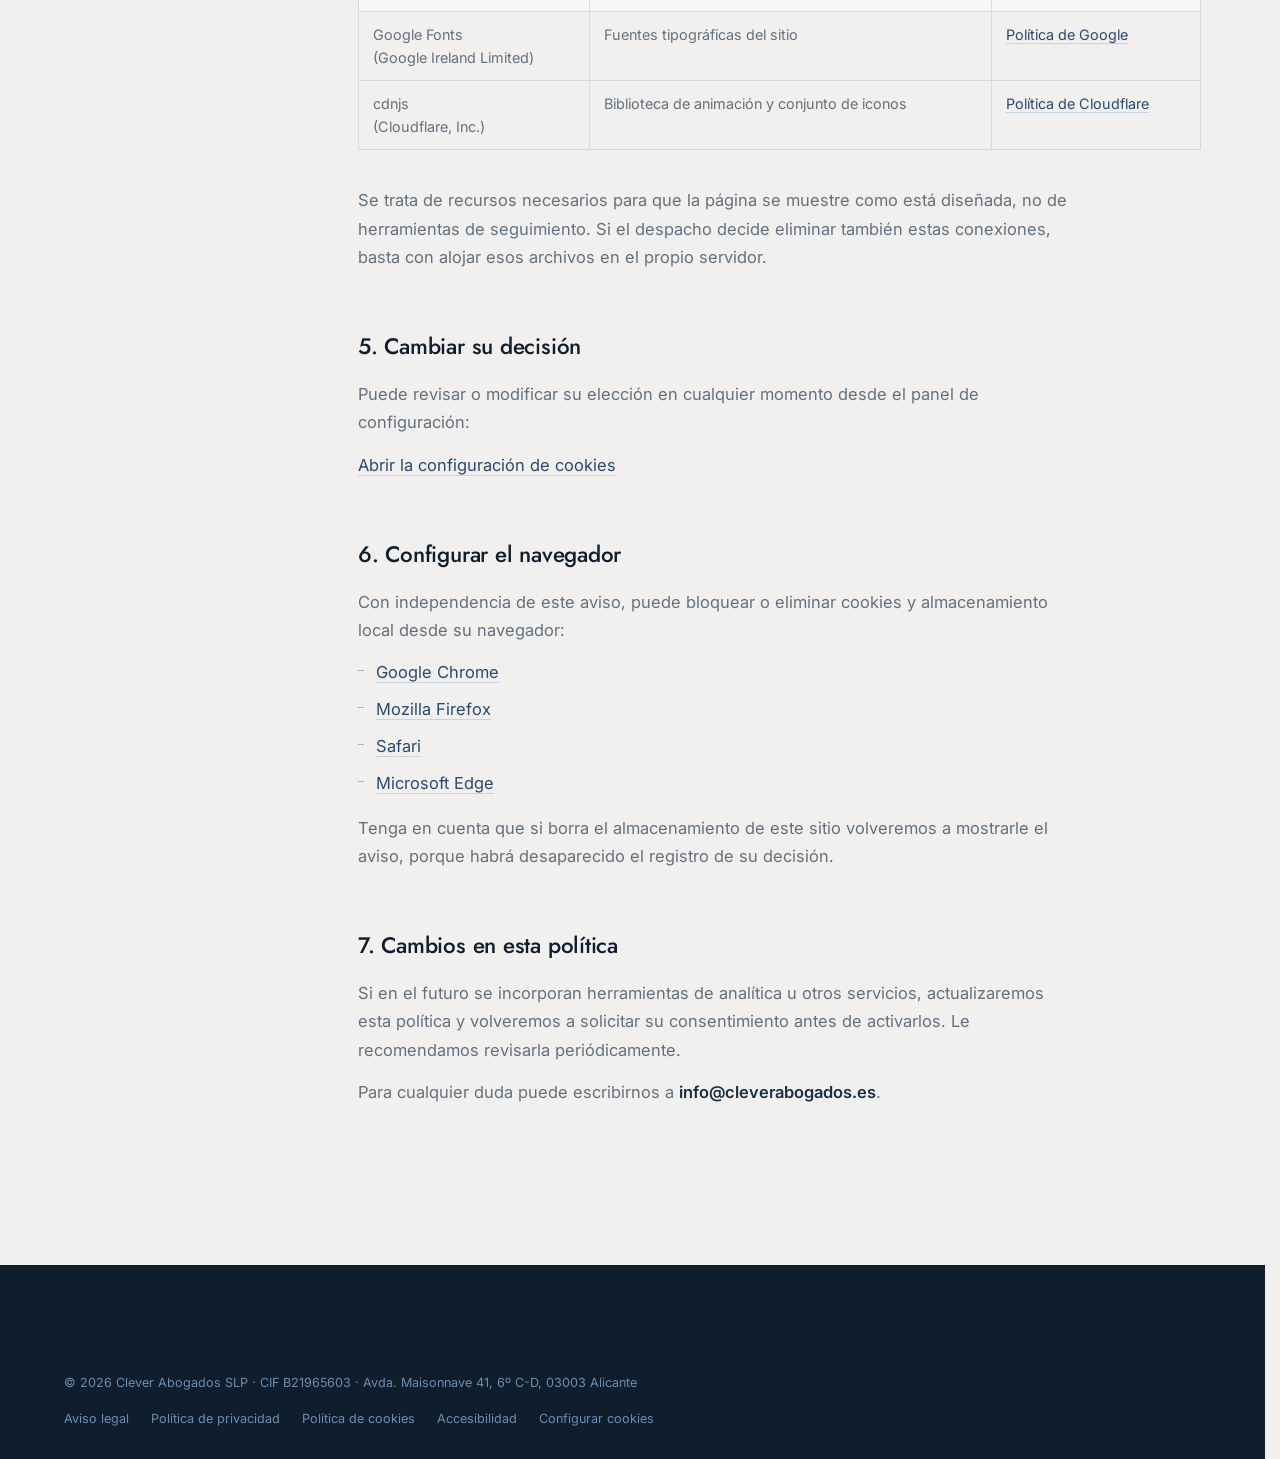
<file: politica-cookies.html>
<!DOCTYPE html>
<html lang="es">
<head>
<meta charset="utf-8">
<meta name="viewport" content="width=device-width, initial-scale=1">
<title>Política de cookies | Clever Abogados</title>
<meta name="description" content="Política de cookies de Clever Abogados SLP: qué almacenamos en su navegador, con qué finalidad y cómo cambiar su decisión.">
<meta name="robots" content="index, follow">
<link rel="icon" href="favicon.ico" sizes="any">
<link rel="icon" type="image/png" sizes="32x32" href="img/favicon-32.png">
<link rel="icon" type="image/png" sizes="16x16" href="img/favicon-16.png">
<link rel="apple-touch-icon" sizes="180x180" href="img/apple-touch-icon.png">
<link rel="manifest" href="site.webmanifest">
<meta name="theme-color" content="#2a4a6d">
<link rel="preconnect" href="https://fonts.googleapis.com">
<link rel="preconnect" href="https://fonts.gstatic.com" crossorigin>
<link href="https://fonts.googleapis.com/css2?family=Inter:wght@300;400;500;600&family=Jost:wght@300;400;500;600&display=swap" rel="stylesheet">
<link rel="canonical" href="https://www.cleverabogados.es/politica-cookies.html">
<meta property="og:type" content="website">
<meta property="og:site_name" content="Clever Abogados">
<meta property="og:locale" content="es_ES">
<meta property="og:url" content="https://www.cleverabogados.es/politica-cookies.html">
<meta property="og:title" content="Política de cookies | Clever Abogados">
<meta property="og:description" content="Política de cookies de Clever Abogados SLP: qué almacenamos en su navegador, con qué finalidad y cómo cambiar su decisión.">
<meta property="og:image" content="https://www.cleverabogados.es/img/og-image.jpg">
<meta property="og:image:width" content="1200">
<meta property="og:image:height" content="630">
<meta property="og:image:alt" content="Clever Abogados, despacho jurídico en Alicante">
<meta name="twitter:card" content="summary_large_image">
<meta name="twitter:title" content="Política de cookies | Clever Abogados">
<meta name="twitter:description" content="Política de cookies de Clever Abogados SLP: qué almacenamos en su navegador, con qué finalidad y cómo cambiar su decisión.">
<meta name="twitter:image" content="https://www.cleverabogados.es/img/og-image.jpg">
<link rel="stylesheet" href="css/style.css">
</head>
<body>

<a class="skip" href="#contenido">Ir al contenido</a>

<header class="legalNav">
  <div class="legalNav__inner">
    <a href="index.html" aria-label="Clever Abogados — inicio"><img src="img/logo.png" alt="Clever Abogados" width="480" height="183" decoding="async"></a>
    <a href="index.html" class="lnk">Volver al inicio</a>
  </div>
</header>

<main id="contenido" class="legal">
  <div class="wrap">
    <p class="legal__kicker">Información legal</p>
    <h1>Política de cookies</h1>
    <p class="legal__fecha">Última actualización: julio de 2026</p>

    <div class="legal__cuerpo">
      <nav class="legal__indice" aria-label="Índice">
        <h2>En esta página</h2>
        <ol>
          <li><a href="#que-son">1. Qué son las cookies</a></li>
          <li><a href="#usamos">2. Qué usamos en esta web</a></li>
          <li><a href="#detalle">3. Detalle del almacenamiento</a></li>
          <li><a href="#terceros">4. Recursos de terceros</a></li>
          <li><a href="#gestionar">5. Cambiar su decisión</a></li>
          <li><a href="#navegador">6. Configurar el navegador</a></li>
          <li><a href="#cambios">7. Cambios en esta política</a></li>
        </ol>
      </nav>

      <div class="legal__texto">

        <section id="que-son">
          <h2>1. Qué son las cookies</h2>
          <p>Una cookie es un pequeño archivo que un sitio web guarda en su navegador
          para recordar información entre visitas. Junto a ellas existen otras técnicas
          de almacenamiento local, como <em>localStorage</em>, que cumplen una función
          parecida y están sujetas a las mismas reglas del artículo 22.2 de la LSSI-CE.</p>
          <p>Las cookies estrictamente necesarias para prestar el servicio solicitado no
          requieren consentimiento. El resto —analíticas, publicitarias o de
          perfilado— sólo pueden instalarse si usted lo autoriza.</p>
        </section>

        <section id="usamos">
          <h2>2. Qué usamos en esta web</h2>
          <p>Conviene ser claros, porque la respuesta es más corta de lo habitual:</p>
          <ul>
            <li><strong>No usamos cookies publicitarias</strong> ni de perfilado.</li>
            <li><strong>No usamos redes sociales incrustadas</strong> ni píxeles de
            seguimiento.</li>
            <li><strong>No hay ninguna herramienta de analítica instalada</strong> en
            este momento: ni Google Analytics ni equivalentes.</li>
          </ul>
          <p>Lo único que este sitio guarda en su navegador es <strong>un registro con la
          decisión que usted toma en el aviso de cookies</strong>, para no volver a
          preguntárselo en cada visita. Es almacenamiento propio, técnico y necesario.</p>
        </section>

        <section id="detalle">
          <h2>3. Detalle del almacenamiento</h2>
          <div class="legal__tablaScroll">
            <table class="legal__tabla">
              <thead>
                <tr>
                  <th>Nombre</th><th>Tipo</th><th>Titular</th>
                  <th>Finalidad</th><th>Duración</th>
                </tr>
              </thead>
              <tbody>
                <tr>
                  <td>clever_cookies_v1</td>
                  <td>localStorage</td>
                  <td>Propia</td>
                  <td>Guarda si ha aceptado o rechazado las cookies opcionales, para no
                  mostrar el aviso de nuevo.</td>
                  <td>Hasta que la borre desde el navegador o desde el panel de
                  configuración</td>
                </tr>
              </tbody>
            </table>
          </div>
          <p>Esa entrada contiene únicamente si autorizó o no las cookies analíticas y la
          fecha en que lo hizo. No permite identificarle ni se comparte con nadie.</p>
        </section>

        <section id="terceros">
          <h2>4. Recursos de terceros</h2>
          <p>Aunque no instalamos cookies de terceros, la web sí carga archivos alojados
          fuera de nuestro servidor para poder mostrarse. Al hacerlo, su navegador se
          conecta a esos servidores y les comunica su dirección IP:</p>
          <div class="legal__tablaScroll">
            <table class="legal__tabla">
              <thead>
                <tr><th>Proveedor</th><th>Para qué</th><th>Más información</th></tr>
              </thead>
              <tbody>
                <tr>
                  <td>Google Fonts<br>(Google Ireland Limited)</td>
                  <td>Fuentes tipográficas del sitio</td>
                  <td><a href="https://policies.google.com/privacy" target="_blank" rel="noopener">Política de Google</a></td>
                </tr>
                <tr>
                  <td>cdnjs<br>(Cloudflare, Inc.)</td>
                  <td>Biblioteca de animación y conjunto de iconos</td>
                  <td><a href="https://www.cloudflare.com/privacypolicy/" target="_blank" rel="noopener">Política de Cloudflare</a></td>
                </tr>
              </tbody>
            </table>
          </div>
          <p>Se trata de recursos necesarios para que la página se muestre como está
          diseñada, no de herramientas de seguimiento. Si el despacho decide eliminar
          también estas conexiones, basta con alojar esos archivos en el propio servidor.</p>
        </section>

        <section id="gestionar">
          <h2>5. Cambiar su decisión</h2>
          <p>Puede revisar o modificar su elección en cualquier momento desde el panel de
          configuración:</p>
          <p><a href="#" data-ck-abrir class="lnk">Abrir la configuración de cookies</a></p>
        </section>

        <section id="navegador">
          <h2>6. Configurar el navegador</h2>
          <p>Con independencia de este aviso, puede bloquear o eliminar cookies y
          almacenamiento local desde su navegador:</p>
          <ul>
            <li><a href="https://support.google.com/chrome/answer/95647" target="_blank" rel="noopener">Google Chrome</a></li>
            <li><a href="https://support.mozilla.org/es/kb/Borrar%20cookies" target="_blank" rel="noopener">Mozilla Firefox</a></li>
            <li><a href="https://support.apple.com/es-es/guide/safari/sfri11471/mac" target="_blank" rel="noopener">Safari</a></li>
            <li><a href="https://support.microsoft.com/es-es/microsoft-edge" target="_blank" rel="noopener">Microsoft Edge</a></li>
          </ul>
          <p>Tenga en cuenta que si borra el almacenamiento de este sitio volveremos a
          mostrarle el aviso, porque habrá desaparecido el registro de su decisión.</p>
        </section>

        <section id="cambios">
          <h2>7. Cambios en esta política</h2>
          <p>Si en el futuro se incorporan herramientas de analítica u otros servicios,
          actualizaremos esta política y volveremos a solicitar su consentimiento antes
          de activarlos. Le recomendamos revisarla periódicamente.</p>
          <p>Para cualquier duda puede escribirnos a
          <strong>info@cleverabogados.es</strong>.</p>
        </section>

      </div>
    </div>
  </div>
</main>

<footer class="footer">
  <div class="wrap">
    <div class="footer__bottom">
      <p>&copy; <span id="year">2026</span> Clever Abogados SLP · CIF B21965603 · Avda. Maisonnave 41, 6º C-D, 03003 Alicante</p>
      <nav class="footer__legal" aria-label="Legal">
        <a href="aviso-legal.html">Aviso legal</a>
        <a href="politica-privacidad.html">Política de privacidad</a>
        <a href="politica-cookies.html">Política de cookies</a>
        <a href="accesibilidad.html">Accesibilidad</a>
        <a href="#" data-ck-abrir>Configurar cookies</a>
      </nav>
    </div>
  </div>
</footer>

<script src="js/cookies.js"></script>
<script>document.getElementById('year').textContent = new Date().getFullYear();</script>
</body>
</html>
</file>
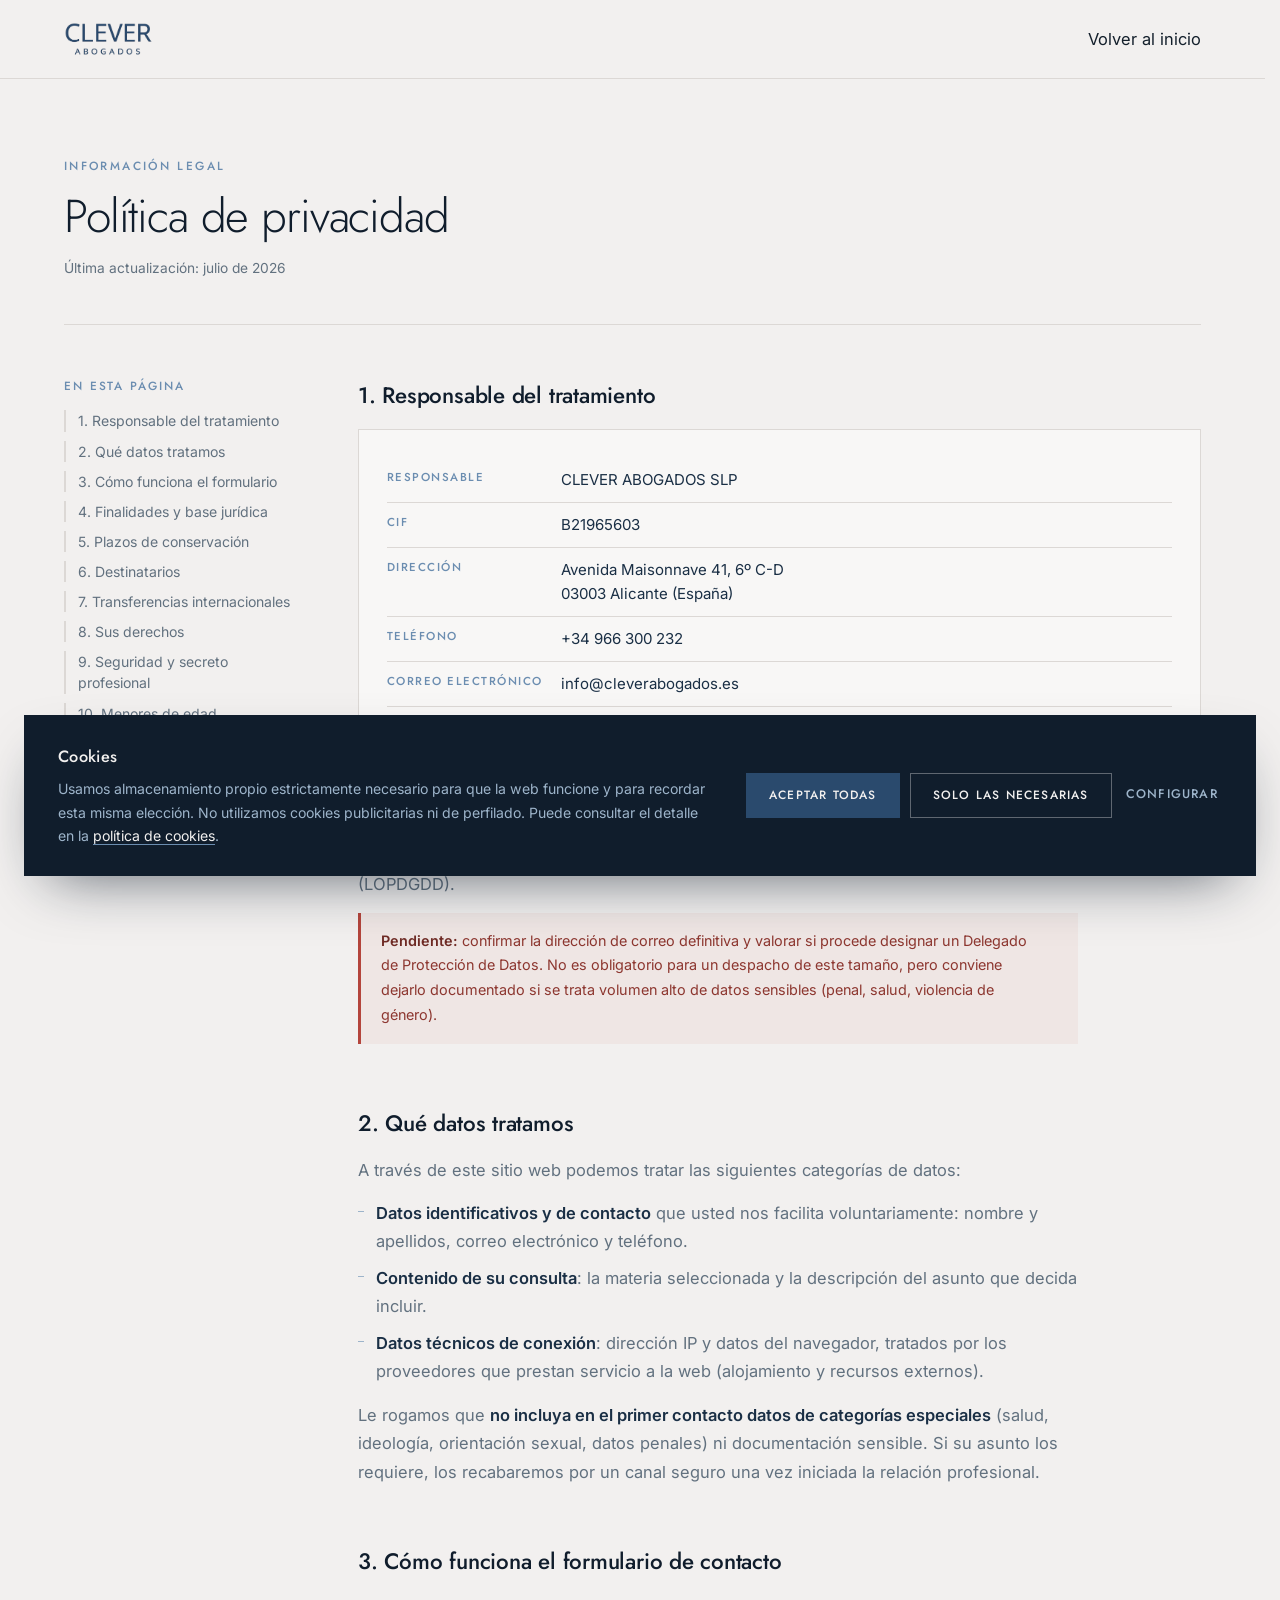
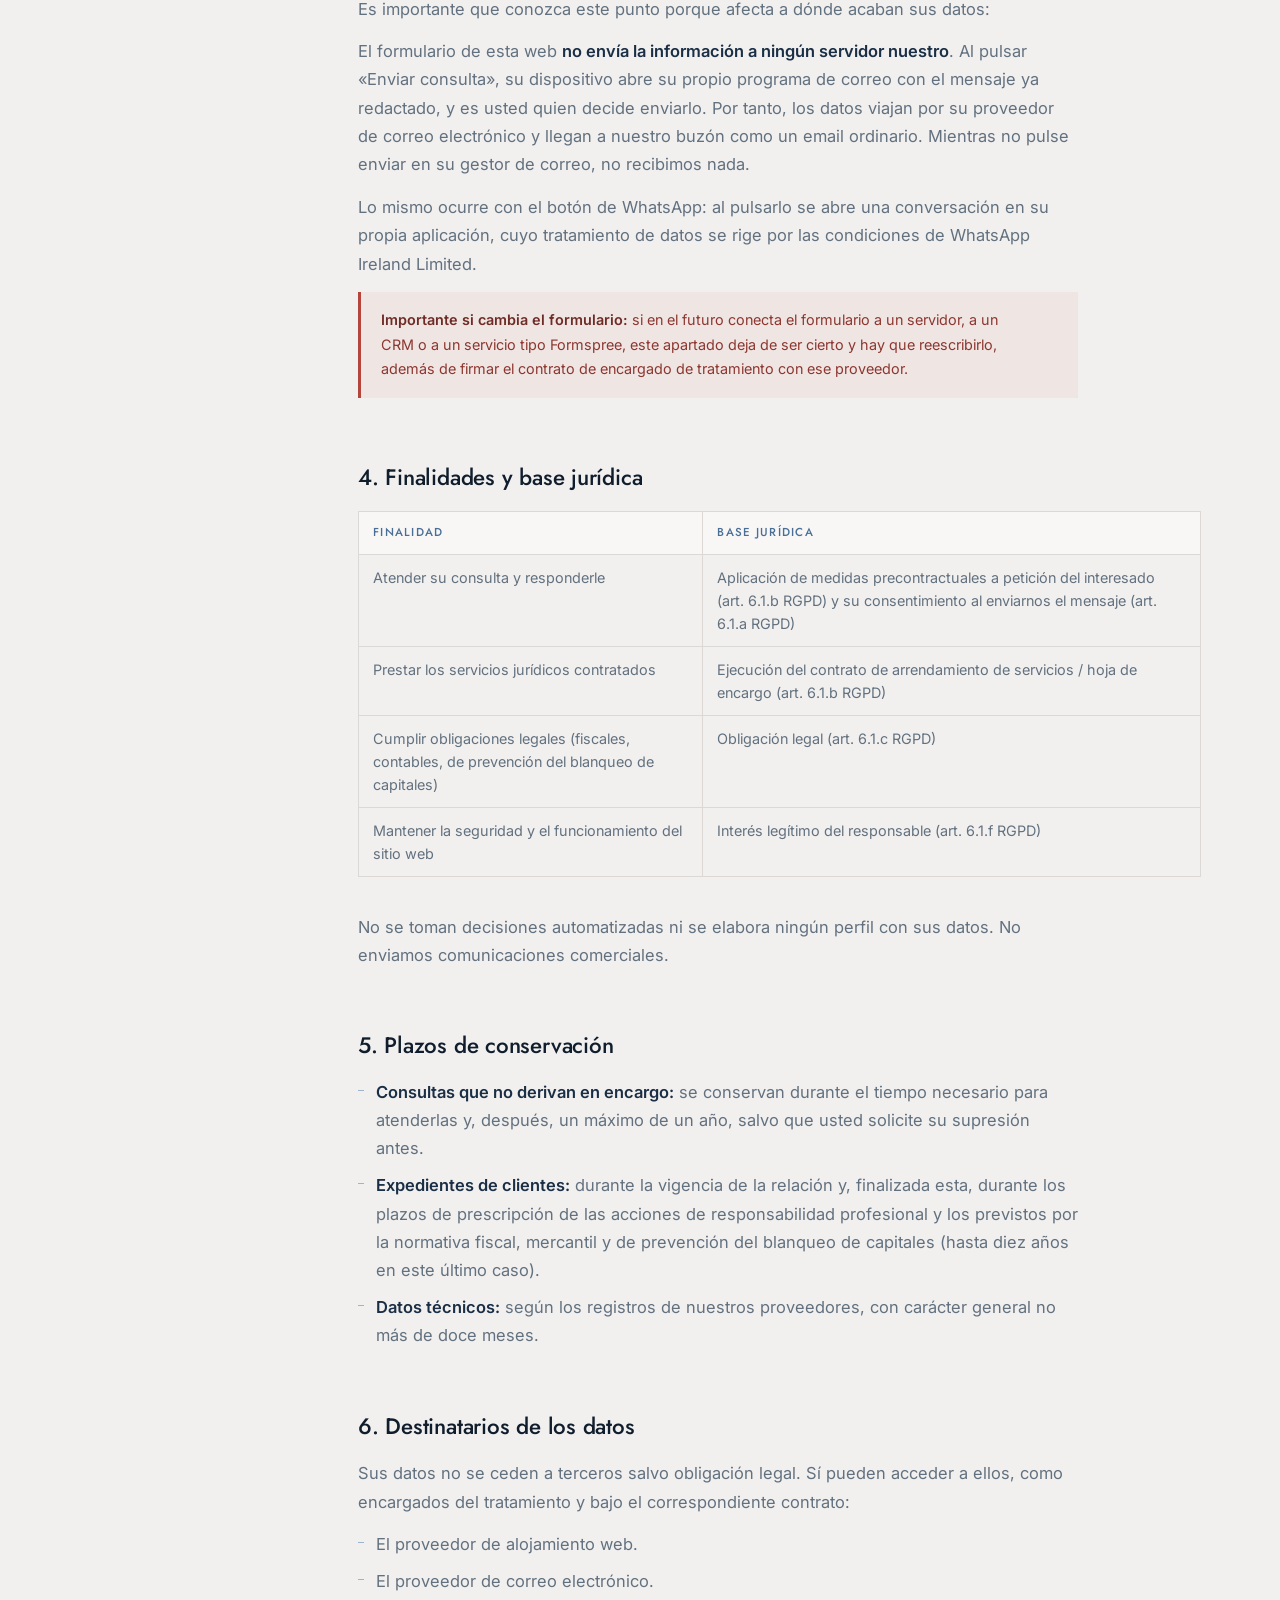
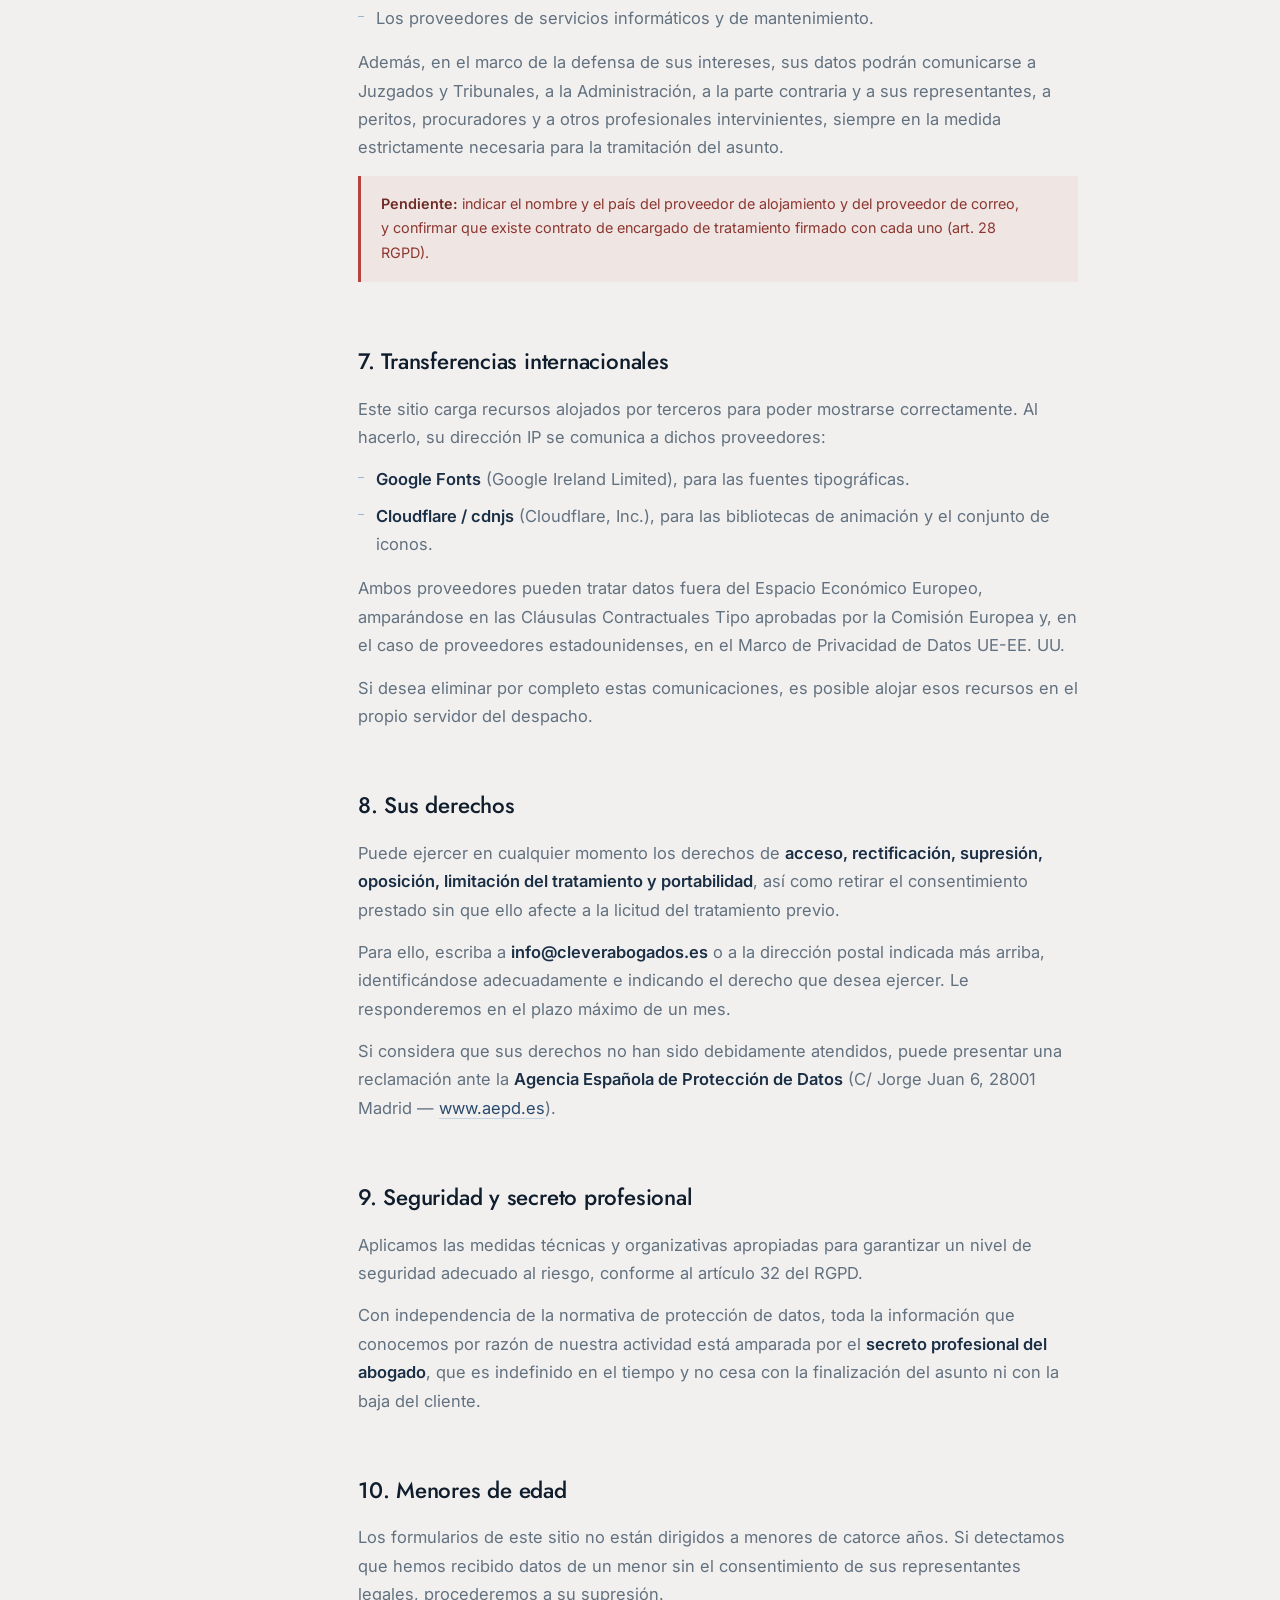
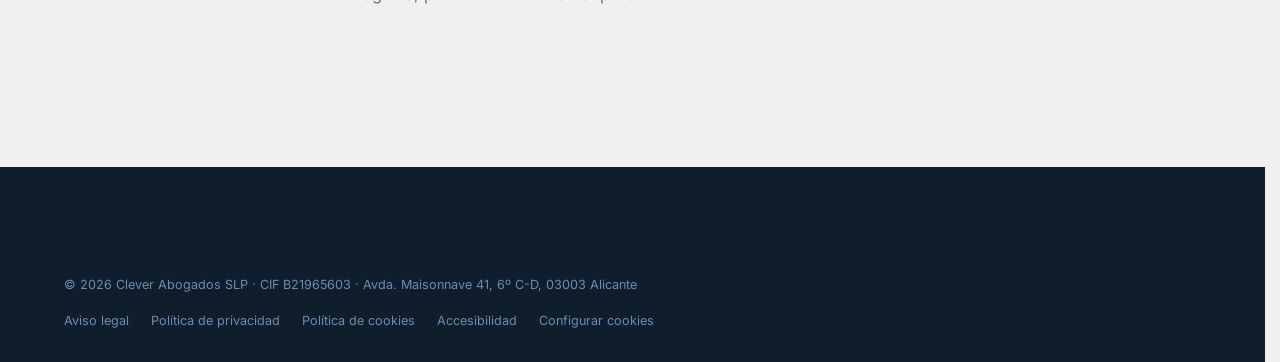
<file: politica-privacidad.html>
<!DOCTYPE html>
<html lang="es">
<head>
<meta charset="utf-8">
<meta name="viewport" content="width=device-width, initial-scale=1">
<title>Política de privacidad | Clever Abogados</title>
<meta name="description" content="Política de privacidad de Clever Abogados SLP: qué datos tratamos, con qué finalidad, durante cuánto tiempo y cómo ejercer sus derechos.">
<meta name="robots" content="index, follow">
<link rel="icon" href="favicon.ico" sizes="any">
<link rel="icon" type="image/png" sizes="32x32" href="img/favicon-32.png">
<link rel="icon" type="image/png" sizes="16x16" href="img/favicon-16.png">
<link rel="apple-touch-icon" sizes="180x180" href="img/apple-touch-icon.png">
<link rel="manifest" href="site.webmanifest">
<meta name="theme-color" content="#2a4a6d">
<link rel="preconnect" href="https://fonts.googleapis.com">
<link rel="preconnect" href="https://fonts.gstatic.com" crossorigin>
<link href="https://fonts.googleapis.com/css2?family=Inter:wght@300;400;500;600&family=Jost:wght@300;400;500;600&display=swap" rel="stylesheet">
<link rel="canonical" href="https://www.cleverabogados.es/politica-privacidad.html">
<meta property="og:type" content="website">
<meta property="og:site_name" content="Clever Abogados">
<meta property="og:locale" content="es_ES">
<meta property="og:url" content="https://www.cleverabogados.es/politica-privacidad.html">
<meta property="og:title" content="Política de privacidad | Clever Abogados">
<meta property="og:description" content="Política de privacidad de Clever Abogados SLP: qué datos tratamos, con qué finalidad, durante cuánto tiempo y cómo ejercer sus derechos.">
<meta property="og:image" content="https://www.cleverabogados.es/img/og-image.jpg">
<meta property="og:image:width" content="1200">
<meta property="og:image:height" content="630">
<meta property="og:image:alt" content="Clever Abogados, despacho jurídico en Alicante">
<meta name="twitter:card" content="summary_large_image">
<meta name="twitter:title" content="Política de privacidad | Clever Abogados">
<meta name="twitter:description" content="Política de privacidad de Clever Abogados SLP: qué datos tratamos, con qué finalidad, durante cuánto tiempo y cómo ejercer sus derechos.">
<meta name="twitter:image" content="https://www.cleverabogados.es/img/og-image.jpg">
<link rel="stylesheet" href="css/style.css">
</head>
<body>

<a class="skip" href="#contenido">Ir al contenido</a>

<header class="legalNav">
  <div class="legalNav__inner">
    <a href="index.html" aria-label="Clever Abogados — inicio"><img src="img/logo.png" alt="Clever Abogados" width="480" height="183" decoding="async"></a>
    <a href="index.html" class="lnk">Volver al inicio</a>
  </div>
</header>

<main id="contenido" class="legal">
  <div class="wrap">
    <p class="legal__kicker">Información legal</p>
    <h1>Política de privacidad</h1>
    <p class="legal__fecha">Última actualización: julio de 2026</p>

    <div class="legal__cuerpo">
      <nav class="legal__indice" aria-label="Índice">
        <h2>En esta página</h2>
        <ol>
          <li><a href="#responsable">1. Responsable del tratamiento</a></li>
          <li><a href="#datos">2. Qué datos tratamos</a></li>
          <li><a href="#formulario">3. Cómo funciona el formulario</a></li>
          <li><a href="#finalidades">4. Finalidades y base jurídica</a></li>
          <li><a href="#plazos">5. Plazos de conservación</a></li>
          <li><a href="#destinatarios">6. Destinatarios</a></li>
          <li><a href="#transferencias">7. Transferencias internacionales</a></li>
          <li><a href="#derechos">8. Sus derechos</a></li>
          <li><a href="#seguridad">9. Seguridad y secreto profesional</a></li>
          <li><a href="#menores">10. Menores de edad</a></li>
        </ol>
      </nav>

      <div class="legal__texto">

        <section id="responsable">
          <h2>1. Responsable del tratamiento</h2>
          <div class="legal__datos">
            <dl>
              <div><dt>Responsable</dt><dd>CLEVER ABOGADOS SLP</dd></div>
              <div><dt>CIF</dt><dd>B21965603</dd></div>
              <div><dt>Dirección</dt><dd>Avenida Maisonnave 41, 6º C-D<br>03003 Alicante (España)</dd></div>
              <div><dt>Teléfono</dt><dd>+34 966 300 232</dd></div>
              <div><dt>Correo electrónico</dt><dd>info@cleverabogados.es</dd></div>
              <div><dt>Delegado de protección de datos</dt><dd>No designado</dd></div>
            </dl>
          </div>
          <p>La normativa aplicable es el Reglamento (UE) 2016/679 (RGPD) y la Ley
          Orgánica 3/2018, de 5 de diciembre, de Protección de Datos Personales y
          garantía de los derechos digitales (LOPDGDD).</p>

          <div class="legal__pendiente">
            <p><strong>Pendiente:</strong> confirmar la dirección de correo definitiva y
            valorar si procede designar un Delegado de Protección de Datos. No es
            obligatorio para un despacho de este tamaño, pero conviene dejarlo
            documentado si se trata volumen alto de datos sensibles (penal, salud,
            violencia de género).</p>
          </div>
        </section>

        <section id="datos">
          <h2>2. Qué datos tratamos</h2>
          <p>A través de este sitio web podemos tratar las siguientes categorías de datos:</p>
          <ul>
            <li><strong>Datos identificativos y de contacto</strong> que usted nos
            facilita voluntariamente: nombre y apellidos, correo electrónico y teléfono.</li>
            <li><strong>Contenido de su consulta</strong>: la materia seleccionada y la
            descripción del asunto que decida incluir.</li>
            <li><strong>Datos técnicos de conexión</strong>: dirección IP y datos del
            navegador, tratados por los proveedores que prestan servicio a la web
            (alojamiento y recursos externos).</li>
          </ul>
          <p>Le rogamos que <strong>no incluya en el primer contacto datos de categorías
          especiales</strong> (salud, ideología, orientación sexual, datos penales) ni
          documentación sensible. Si su asunto los requiere, los recabaremos por un canal
          seguro una vez iniciada la relación profesional.</p>
        </section>

        <section id="formulario">
          <h2>3. Cómo funciona el formulario de contacto</h2>
          <p>Es importante que conozca este punto porque afecta a dónde acaban sus datos:</p>
          <p>El formulario de esta web <strong>no envía la información a ningún servidor
          nuestro</strong>. Al pulsar «Enviar consulta», su dispositivo abre su propio
          programa de correo con el mensaje ya redactado, y es usted quien decide
          enviarlo. Por tanto, los datos viajan por su proveedor de correo electrónico y
          llegan a nuestro buzón como un email ordinario. Mientras no pulse enviar en su
          gestor de correo, no recibimos nada.</p>
          <p>Lo mismo ocurre con el botón de WhatsApp: al pulsarlo se abre una
          conversación en su propia aplicación, cuyo tratamiento de datos se rige por las
          condiciones de WhatsApp Ireland Limited.</p>

          <div class="legal__pendiente">
            <p><strong>Importante si cambia el formulario:</strong> si en el futuro
            conecta el formulario a un servidor, a un CRM o a un servicio tipo
            Formspree, este apartado deja de ser cierto y hay que reescribirlo, además
            de firmar el contrato de encargado de tratamiento con ese proveedor.</p>
          </div>
        </section>

        <section id="finalidades">
          <h2>4. Finalidades y base jurídica</h2>
          <div class="legal__tablaScroll">
            <table class="legal__tabla">
              <thead>
                <tr><th>Finalidad</th><th>Base jurídica</th></tr>
              </thead>
              <tbody>
                <tr>
                  <td>Atender su consulta y responderle</td>
                  <td>Aplicación de medidas precontractuales a petición del interesado
                  (art. 6.1.b RGPD) y su consentimiento al enviarnos el mensaje
                  (art. 6.1.a RGPD)</td>
                </tr>
                <tr>
                  <td>Prestar los servicios jurídicos contratados</td>
                  <td>Ejecución del contrato de arrendamiento de servicios / hoja de
                  encargo (art. 6.1.b RGPD)</td>
                </tr>
                <tr>
                  <td>Cumplir obligaciones legales (fiscales, contables, de prevención
                  del blanqueo de capitales)</td>
                  <td>Obligación legal (art. 6.1.c RGPD)</td>
                </tr>
                <tr>
                  <td>Mantener la seguridad y el funcionamiento del sitio web</td>
                  <td>Interés legítimo del responsable (art. 6.1.f RGPD)</td>
                </tr>
              </tbody>
            </table>
          </div>
          <p>No se toman decisiones automatizadas ni se elabora ningún perfil con sus
          datos. No enviamos comunicaciones comerciales.</p>
        </section>

        <section id="plazos">
          <h2>5. Plazos de conservación</h2>
          <ul>
            <li><strong>Consultas que no derivan en encargo:</strong> se conservan
            durante el tiempo necesario para atenderlas y, después, un máximo de un año,
            salvo que usted solicite su supresión antes.</li>
            <li><strong>Expedientes de clientes:</strong> durante la vigencia de la
            relación y, finalizada esta, durante los plazos de prescripción de las
            acciones de responsabilidad profesional y los previstos por la normativa
            fiscal, mercantil y de prevención del blanqueo de capitales (hasta diez años
            en este último caso).</li>
            <li><strong>Datos técnicos:</strong> según los registros de nuestros
            proveedores, con carácter general no más de doce meses.</li>
          </ul>
        </section>

        <section id="destinatarios">
          <h2>6. Destinatarios de los datos</h2>
          <p>Sus datos no se ceden a terceros salvo obligación legal. Sí pueden acceder
          a ellos, como encargados del tratamiento y bajo el correspondiente contrato:</p>
          <ul>
            <li>El proveedor de alojamiento web.</li>
            <li>El proveedor de correo electrónico.</li>
            <li>Los proveedores de servicios informáticos y de mantenimiento.</li>
          </ul>
          <p>Además, en el marco de la defensa de sus intereses, sus datos podrán
          comunicarse a Juzgados y Tribunales, a la Administración, a la parte contraria
          y a sus representantes, a peritos, procuradores y a otros profesionales
          intervinientes, siempre en la medida estrictamente necesaria para la
          tramitación del asunto.</p>

          <div class="legal__pendiente">
            <p><strong>Pendiente:</strong> indicar el nombre y el país del proveedor de
            alojamiento y del proveedor de correo, y confirmar que existe contrato de
            encargado de tratamiento firmado con cada uno (art. 28 RGPD).</p>
          </div>
        </section>

        <section id="transferencias">
          <h2>7. Transferencias internacionales</h2>
          <p>Este sitio carga recursos alojados por terceros para poder mostrarse
          correctamente. Al hacerlo, su dirección IP se comunica a dichos proveedores:</p>
          <ul>
            <li><strong>Google Fonts</strong> (Google Ireland Limited), para las fuentes
            tipográficas.</li>
            <li><strong>Cloudflare / cdnjs</strong> (Cloudflare, Inc.), para las
            bibliotecas de animación y el conjunto de iconos.</li>
          </ul>
          <p>Ambos proveedores pueden tratar datos fuera del Espacio Económico Europeo,
          amparándose en las Cláusulas Contractuales Tipo aprobadas por la Comisión
          Europea y, en el caso de proveedores estadounidenses, en el Marco de Privacidad
          de Datos UE-EE. UU.</p>
          <p>Si desea eliminar por completo estas comunicaciones, es posible alojar esos
          recursos en el propio servidor del despacho.</p>
        </section>

        <section id="derechos">
          <h2>8. Sus derechos</h2>
          <p>Puede ejercer en cualquier momento los derechos de <strong>acceso,
          rectificación, supresión, oposición, limitación del tratamiento y
          portabilidad</strong>, así como retirar el consentimiento prestado sin que ello
          afecte a la licitud del tratamiento previo.</p>
          <p>Para ello, escriba a <strong>info@cleverabogados.es</strong> o a la
          dirección postal indicada más arriba, identificándose adecuadamente e indicando
          el derecho que desea ejercer. Le responderemos en el plazo máximo de un mes.</p>
          <p>Si considera que sus derechos no han sido debidamente atendidos, puede
          presentar una reclamación ante la <strong>Agencia Española de Protección de
          Datos</strong> (C/ Jorge Juan 6, 28001 Madrid — <a href="https://www.aepd.es"
          target="_blank" rel="noopener">www.aepd.es</a>).</p>
        </section>

        <section id="seguridad">
          <h2>9. Seguridad y secreto profesional</h2>
          <p>Aplicamos las medidas técnicas y organizativas apropiadas para garantizar un
          nivel de seguridad adecuado al riesgo, conforme al artículo 32 del RGPD.</p>
          <p>Con independencia de la normativa de protección de datos, toda la
          información que conocemos por razón de nuestra actividad está amparada por el
          <strong>secreto profesional del abogado</strong>, que es indefinido en el
          tiempo y no cesa con la finalización del asunto ni con la baja del cliente.</p>
        </section>

        <section id="menores">
          <h2>10. Menores de edad</h2>
          <p>Los formularios de este sitio no están dirigidos a menores de catorce años.
          Si detectamos que hemos recibido datos de un menor sin el consentimiento de sus
          representantes legales, procederemos a su supresión.</p>
        </section>

      </div>
    </div>
  </div>
</main>

<footer class="footer">
  <div class="wrap">
    <div class="footer__bottom">
      <p>&copy; <span id="year">2026</span> Clever Abogados SLP · CIF B21965603 · Avda. Maisonnave 41, 6º C-D, 03003 Alicante</p>
      <nav class="footer__legal" aria-label="Legal">
        <a href="aviso-legal.html">Aviso legal</a>
        <a href="politica-privacidad.html">Política de privacidad</a>
        <a href="politica-cookies.html">Política de cookies</a>
        <a href="accesibilidad.html">Accesibilidad</a>
        <a href="#" data-ck-abrir>Configurar cookies</a>
      </nav>
    </div>
  </div>
</footer>

<script src="js/cookies.js"></script>
<script>document.getElementById('year').textContent = new Date().getFullYear();</script>
</body>
</html>
</file>
<file: css/style.css>
/* ==========================================================================
   CLEVER ABOGADOS — hoja de estilo principal
   Paleta corporativa: #f2f0ef (hueso) · #2a4a6d (azul Clever)
   Tipografía: Jost para titulares (misma familia geométrica del logotipo)
               Inter para texto corrido
   ========================================================================== */

:root{
  /* --- marca --- */
  --bone:        #f2f0ef;
  --navy:        #2a4a6d;

  /* --- derivados --- */
  --bone-100:    #f8f7f6;
  --bone-200:    #e9e6e4;
  --bone-300:    #dcd8d5;
  --navy-900:    #101d2c;
  --navy-800:    #1a2f45;
  --navy-700:    #213954;
  --navy-500:    #4a6f96;
  --navy-400:    #6b8db0;
  --navy-300:    #9db4ca;
  --navy-200:    #c6d3e0;
  --navy-100:    #e2e8ef;

  --ink:         #14202c;
  --muted:       #62717f;

  /* --- Google (sólo dentro del bloque de reseñas) --- */
  --g-star:      #fbbc04;
  --g-grey:      #dadce0;
  --g-text:      #3c4043;
  --g-sub:       #70757a;

  /* --- tipografía --- */
  --display: 'Jost', -apple-system, BlinkMacSystemFont, 'Segoe UI', sans-serif;
  --sans:    'Inter', -apple-system, BlinkMacSystemFont, 'Segoe UI', sans-serif;

  /* --- métrica --- */
  --wrap:    1280px;
  --gut:     clamp(20px, 5vw, 72px);
  --nav-h:   96px;
  --nav-h-sm:70px;

  --ease:    cubic-bezier(.22,1,.36,1);
  --ease-io: cubic-bezier(.65,.05,.36,1);
}

/* ---------------------------------------------------------------- reset -- */
*,*::before,*::after{ box-sizing:border-box; margin:0; padding:0; }

html{ scroll-behavior:smooth; -webkit-text-size-adjust:100%; }
/* espacio de barra reservado siempre: al bloquear el scroll no salta el layout */
html{ scrollbar-gutter:stable; }
html.is-locked{ overflow:hidden; }

body{
  background:var(--bone);
  color:var(--ink);
  font-family:var(--sans);
  font-weight:400;
  font-size:clamp(15px,.45vw + 13.4px,16.5px);
  line-height:1.72;
  -webkit-font-smoothing:antialiased;
}

/* Red de seguridad contra el desbordamiento horizontal. `clip` es mejor que
   `hidden` aquí: recorta igual pero no convierte el elemento en contenedor de
   scroll, así que no interfiere con ScrollTrigger ni con el scroll suave. */
body{ overflow-x:hidden; }
@supports (overflow-x: clip){ html,body{ overflow-x:clip; } }

img{
  max-width:100%; display:block;
  /* Neutraliza las pistas de presentación de los atributos width/height del
     HTML. Están ahí para reservar la proporción y evitar saltos al cargar, no
     para fijar el tamaño: si el CSS define sólo una dimensión, el navegador
     toma la otra del atributo y deforma la imagen. Las reglas concretas de
     cada imagen ganan a esta por especificidad. */
  width:auto; height:auto;
}
a{ color:inherit; text-decoration:none; }
ul{ list-style:none; }
button{ font:inherit; color:inherit; background:none; border:0; cursor:pointer; }
input,select,textarea{ font:inherit; color:inherit; }

::selection{ background:var(--navy); color:var(--bone); }

.wrap{ width:100%; max-width:var(--wrap); margin-inline:auto; padding-inline:var(--gut); }

/* ------------------------------------------------- enlace de salto (2.4.1) -- */
/* Oculto hasta que recibe el foco con el tabulador: permite saltarse la barra
   de navegación y ir directo al contenido. Va por encima del preloader. */
.skip{
  position:fixed; left:12px; top:-70px; z-index:210;
  background:var(--navy); color:var(--bone);
  padding:13px 22px;
  font-family:var(--display); font-size:.8rem; font-weight:500;
  letter-spacing:.1em; text-transform:uppercase;
  transition:top .25s var(--ease);
}
.skip:focus{ top:12px; }

/* ------------------------------------------------------------ preloader -- */
.loader{
  position:fixed; inset:0; z-index:200;
  display:grid; place-items:center;
  background:var(--bone);
  /* Red de seguridad sin JavaScript: si main.js no llegara a cargar, a los 12
     segundos el preloader se aparta solo. De otro modo taparía la web entera
     y no se podría pulsar nada. En el funcionamiento normal GSAP lo retira
     mucho antes y esta animación no llega a notarse. */
  animation:loaderSeguro 0s linear 12s forwards;
}
@keyframes loaderSeguro{
  to{ opacity:0; visibility:hidden; pointer-events:none; }
}
.loader__inner{ display:grid; justify-items:center; gap:26px; }
.loader__logo{ width:min(240px,52vw); opacity:.92; }
.loader__bar{
  width:min(240px,52vw); height:1px;
  background:var(--navy-200); overflow:hidden;
}
.loader__bar span{
  display:block; width:100%; height:100%;
  background:var(--navy); transform:scaleX(0); transform-origin:left;
}

/* ------------------------------------------------------------------ nav -- */
.nav{
  position:fixed; top:0; left:0; right:0; z-index:100;
  height:var(--nav-h);
  transition:height .45s var(--ease), box-shadow .45s var(--ease);
}
.nav::before{
  content:''; position:absolute; inset:0;
  background:rgba(242,240,239,.84);
  backdrop-filter:blur(14px); -webkit-backdrop-filter:blur(14px);
  opacity:0; transition:opacity .45s var(--ease);
  pointer-events:none;
}
.nav.is-stuck{ height:var(--nav-h-sm); box-shadow:0 1px 0 var(--bone-300); }
.nav.is-stuck::before{ opacity:1; }

.nav__inner{
  position:relative; z-index:2;
  height:100%; max-width:var(--wrap); margin-inline:auto;
  padding-inline:var(--gut);
  display:flex; align-items:center; justify-content:space-between; gap:32px;
}

.nav__brand img{
  height:clamp(28px,3.2vw,38px); width:auto;
  transition:height .45s var(--ease), filter .45s var(--ease);
}
.nav.is-stuck .nav__brand img{ height:clamp(23px,2.5vw,29px); }

/* Con el menú abierto la navbar queda sobre el overlay oscuro: invertimos el
   logotipo y desactivamos lo que perdería contraste. La opacidad del teléfono
   y del botón la controla GSAP en main.js, porque la animación de entrada les
   deja un estilo inline que ganaría a cualquier clase. */
body.menu-open .nav::before{ opacity:0; }
body.menu-open .nav__brand img{ filter:brightness(0) invert(1); }
body.menu-open .nav__phone,
body.menu-open .nav__actions > .btn{ pointer-events:none; }

.nav__links{ display:flex; align-items:center; gap:clamp(18px,2.4vw,36px); }
.nav__links a{
  position:relative;
  font-family:var(--display);
  font-size:.8rem; font-weight:400;
  letter-spacing:.11em; text-transform:uppercase;
  color:var(--navy-800); padding-block:6px;
  overflow:hidden;
}
.nav__links a span{ display:block; transition:transform .5s var(--ease); }
.nav__links a::before{
  content:''; position:absolute; left:0; bottom:0;
  width:100%; height:1px; background:var(--navy);
  transform:scaleX(0); transform-origin:right;
  transition:transform .5s var(--ease);
}
.nav__links a:hover::before,
.nav__links a.is-active::before{ transform:scaleX(1); transform-origin:left; }
.nav__links a:hover span{ transform:translateY(-2px); }
.nav__links a.is-active{ color:var(--navy); }

.nav__actions{ display:flex; align-items:center; gap:clamp(12px,1.6vw,22px); }

.nav__phone{
  display:inline-flex; align-items:center; gap:9px;
  font-size:.85rem; font-weight:500; letter-spacing:.01em; color:var(--navy-800);
  transition:color .3s var(--ease);
}
.nav__phone svg{ width:16px; height:16px; fill:var(--navy); }
.nav__phone:hover{ color:var(--navy); }

.nav__progress{
  position:absolute; left:0; bottom:0; height:2px; width:100%;
  background:var(--navy); transform:scaleX(0); transform-origin:left; z-index:3;
}

/* ------------------------------------------------------------- burger --- */
.burger{
  display:none;
  width:46px; height:46px;
  align-items:center; justify-content:center;
  border:1px solid var(--navy-200); border-radius:50%;
  transition:border-color .4s var(--ease);
}
.burger:hover{ border-color:var(--navy); }
.burger__box{ position:relative; display:block; width:20px; height:14px; }
.burger__line{
  position:absolute; left:0; height:1.5px; width:100%;
  background:var(--navy); border-radius:2px; transform-origin:center;
}
.burger__line--1{ top:0; }
.burger__line--2{ top:50%; margin-top:-.75px; }
.burger__line--3{ bottom:0; }

.burger.is-open{ border-color:rgba(242,240,239,.4); }
.burger.is-open .burger__line{ background:var(--bone); }

/* --------------------------------------------------------- menú overlay -- */
.menu{ position:fixed; inset:0; z-index:99; pointer-events:none; visibility:hidden; }
.menu.is-open{ pointer-events:auto; visibility:visible; }

.menu__bg{
  position:absolute; inset:0;
  background:var(--navy-900);
  clip-path:circle(0% at calc(100% - 60px) 48px);
}
.menu__content{
  position:relative; height:100%;
  max-width:var(--wrap); margin-inline:auto;
  padding:calc(var(--nav-h) + 40px) var(--gut) 48px;
  display:flex; flex-direction:column; justify-content:space-between; gap:40px;
  overflow-y:auto;
}

.menu__nav{ display:flex; flex-direction:column; gap:clamp(2px,1vw,8px); }
.menu__link{
  display:block;
  font-family:var(--display);
  font-size:clamp(1.8rem,6vw,3.6rem);
  font-weight:300; line-height:1.16; letter-spacing:-.01em; color:var(--bone);
  overflow:hidden;
}
.menu__link span{
  display:inline-block; transition:transform .55s var(--ease), color .4s var(--ease);
}
.menu__link:hover span{ transform:translateX(16px); color:var(--navy-300); }

.menu__aside{
  display:grid; grid-template-columns:repeat(auto-fit,minmax(180px,1fr));
  gap:28px; padding-top:32px;
  border-top:1px solid rgba(242,240,239,.14);
}
.menu__block h4{
  font-family:var(--display);
  font-size:.72rem; font-weight:500; letter-spacing:.18em; text-transform:uppercase;
  color:var(--navy-400); margin-bottom:10px;
}
.menu__block p{ font-size:.9rem; color:var(--bone); line-height:1.8; }
.menu__block a:hover{ color:var(--navy-300); }

/* --------------------------------------------------------------- botón --- */
.btn{
  position:relative; display:inline-flex; align-items:center; justify-content:center;
  gap:10px; padding:15px 32px;
  background:var(--navy); color:var(--bone);
  font-family:var(--display);
  font-size:.82rem; font-weight:500; letter-spacing:.1em; text-transform:uppercase;
  border:1px solid var(--navy);
  overflow:hidden; isolation:isolate;
  transition:color .45s var(--ease);
}
.btn::before{
  content:''; position:absolute; inset:0; z-index:-1;
  background:var(--navy-900);
  transform:translateY(101%); transition:transform .5s var(--ease);
}
.btn:hover::before{ transform:translateY(0); }
.btn--sm{ padding:11px 22px; font-size:.75rem; }
.btn--full{ width:100%; }
.btn--ghost{ background:transparent; color:var(--navy); border-color:var(--navy-200); }
.btn--ghost::before{ background:var(--navy); }
.btn--ghost:hover{ color:var(--bone); border-color:var(--navy); }

/* ---------------------------------------------------------------- hero --- */
.hero{
  position:relative;
  min-height:100svh;
  padding:calc(var(--nav-h) + clamp(40px,7vw,90px)) 0 clamp(60px,8vw,110px);
  display:flex; align-items:center;
  overflow:hidden;
}
.hero::after{ bottom:0; }
.hero__grid{
  width:100%; max-width:var(--wrap); margin-inline:auto;
  padding-inline:var(--gut);
  display:grid; grid-template-columns:1.14fr .86fr;
  gap:clamp(36px,5vw,80px); align-items:center;
}

/* Dos frases completas, no dos palabras sueltas: la línea larga mide 33
   caracteres y necesita 14,7 em de ancho, así que el tope está puesto en el
   tamaño mayor con el que aún cabe entera en su máscara (~41 px sobre una
   columna de 602 px). Por encima se parte sola y el revelado escalonado deja
   de leerse como tal. El coeficiente en vw está calculado para que tampoco se
   parta en los anchos intermedios, donde la columna se encoge con la ventana. */
.hero__title{
  font-family:var(--display);
  font-size:clamp(1.75rem,3.35vw,2.55rem);
  font-weight:300; line-height:1.16; letter-spacing:-.025em;
  color:var(--navy-900);
}
/* padding + margen negativo: la máscara no corta los trazos descendentes */
.hero__title .line{
  display:block; overflow:hidden;
  padding-bottom:.14em; margin-bottom:-.14em;
}
.hero__title .line > span{ display:block; }
.hero__title em{ font-style:normal; font-weight:500; color:var(--navy); }

.hero__lead{
  max-width:54ch; margin-top:clamp(22px,3vw,32px);
  color:var(--muted); font-size:1rem; line-height:1.82;
}
.hero__lead strong{ color:var(--navy); font-weight:600; }

.hero__cta{ display:flex; flex-wrap:wrap; gap:14px; margin-top:clamp(28px,4vw,42px); }

/* Dato concreto y en prosa normal, no etiquetas en versalitas: es información
   útil (dónde están) y se lee como algo escrito, no como una decoración. */
.hero__nota{
  margin-top:clamp(30px,4vw,44px); padding-top:20px;
  border-top:1px solid var(--bone-300);
  max-width:52ch;
  font-size:.92rem; line-height:1.75; color:var(--muted);
}
.hero__nota a{
  color:var(--navy); border-bottom:1px solid var(--navy-200);
  transition:border-color .3s var(--ease);
}
.hero__nota a:hover{ border-bottom-color:var(--navy); }

.hero__media{ position:relative; }
.hero__mediaMask{ overflow:hidden; aspect-ratio:4/5; }
/* La imagen es más alta que su marco: así el parallax nunca descubre el fondo. */
.hero__img{
  width:100%; height:114%; object-fit:cover; margin-top:-7%;
  filter:grayscale(.28) contrast(1.04);
  will-change:transform;
}
.hero__badge{
  position:absolute; left:-1px; bottom:-1px;
  background:var(--navy); color:var(--bone);
  padding:18px 24px; max-width:78%;
}
.hero__badge strong{
  display:block; font-family:var(--display);
  font-size:.8rem; font-weight:500; letter-spacing:.14em; text-transform:uppercase;
}
.hero__badge span{
  display:block; margin-top:5px; font-size:.76rem; color:var(--navy-200);
}

/* ------------------------------------------------------------- section --- */
.section{ padding-block:clamp(72px,10vw,140px); position:relative; }

/* Filete discreto para marcar dónde acaba una sección. Se alinea con la
   columna de contenido, no con el borde de la pantalla, y sólo se pone donde
   dos secciones comparten fondo — cuando cambia el color, el corte ya se ve. */
.hero::after,
.section--divided::before{
  content:''; position:absolute; left:50%; transform:translateX(-50%);
  width:min(calc(100% - var(--gut) * 2), calc(var(--wrap) - var(--gut) * 2));
  height:1px; background:var(--bone-300);
}
.section--divided::before{ top:0; }

/* Encabezado de sección: sólo un titular contenido, sin numeración ni
   florituras. Donde el propio contenido ya se explica, la sección va sin
   encabezado (La firma y Opiniones). */
.secHead{ max-width:74ch; margin-bottom:clamp(32px,4vw,52px); }
.secTitle{
  font-family:var(--display);
  font-size:clamp(1.55rem,2.6vw,2.15rem);
  font-weight:400; line-height:1.2; letter-spacing:-.018em;
  color:var(--navy-900);
  overflow:hidden;
  padding-bottom:.14em; margin-bottom:-.14em;
}
.secTitle > span{ display:block; }
.secLead{
  margin-top:16px; max-width:62ch;
  color:var(--muted); font-size:1rem; line-height:1.82;
}
.secLead a{
  color:var(--navy); border-bottom:1px solid var(--navy-200);
  transition:border-color .3s var(--ease);
}
.secLead a:hover{ border-color:var(--navy); }
.secHead--light .secTitle{ color:var(--bone); }

/* ---------------------------------------------------------------- firma -- */
.firma__grid{
  display:grid; grid-template-columns:1fr 1fr;
  gap:clamp(30px,5vw,80px); align-items:start;
}
.firma__statement{
  font-family:var(--display);
  font-size:clamp(1.6rem,3.2vw,2.7rem);
  font-weight:300; line-height:1.24; letter-spacing:-.02em;
  color:var(--navy-900);
  padding-left:clamp(18px,2vw,28px);
  border-left:2px solid var(--navy);
}
.firma__statement em{ font-style:normal; font-weight:500; color:var(--navy); }

.firma__body{ display:grid; gap:18px; }
.firma__body p{ color:var(--muted); font-size:1rem; line-height:1.85; }
.firma__body strong{ color:var(--navy); font-weight:600; }

.firma__legal{
  margin-top:clamp(38px,5vw,64px);
  padding:clamp(26px,3.4vw,42px);
  background:var(--navy); color:var(--bone);
  display:grid; grid-template-columns:auto 1fr; gap:clamp(24px,3.4vw,48px);
  align-items:center;
}
.firma__logo{
  width:clamp(140px,15vw,200px);
  filter:brightness(0) saturate(100%) invert(97%) sepia(4%) saturate(200%) hue-rotate(330deg) brightness(103%);
}
.firma__legal p{ font-size:.96rem; line-height:1.8; color:var(--navy-100); max-width:64ch; }
.firma__legal strong{ color:var(--bone); font-weight:600; }

/* Cita del panel: mismo bloque que antes llevaba los datos registrales, ahora
   con voz propia. El remate en claro es la segunda mitad de la frase. */
.firma__cita p{
  font-family:var(--display);
  font-size:clamp(1.05rem,1.9vw,1.5rem);
  font-weight:300; line-height:1.55; letter-spacing:-.01em;
  color:var(--navy-100); max-width:46ch;
}
.firma__cita em{ font-style:normal; font-weight:500; color:var(--bone); }

/* --------------------------------------------------------------- stats --- */
.stats{
  margin-top:clamp(44px,5.5vw,80px);
  display:grid; grid-template-columns:repeat(4,1fr); gap:1px;
  background:var(--bone-300); border:1px solid var(--bone-300);
}
.stat{ background:var(--bone); padding:clamp(24px,3vw,38px); text-align:center; }
.stat__num{
  display:block; font-family:var(--display);
  font-size:clamp(2.2rem,4.4vw,3.4rem); font-weight:300; line-height:1;
  letter-spacing:-.02em; color:var(--navy);
}
.stat p{
  margin-top:12px; font-family:var(--display);
  font-size:.76rem; font-weight:400; letter-spacing:.1em; text-transform:uppercase;
  color:var(--muted);
}

/* ---------------------------------------------------------------- áreas -- */
.areaGrid{
  display:grid; grid-template-columns:repeat(4,1fr); gap:1px;
  background:var(--bone-300); border:1px solid var(--bone-300);
}
.area{
  position:relative; background:var(--bone);
  padding:clamp(24px,2.6vw,36px);
  display:flex; flex-direction:column; gap:12px;
  min-height:270px; isolation:isolate;
}
/* Relleno lento a propósito: subiendo despacio se percibe como un gesto
   deliberado; a la velocidad anterior parecía un parpadeo. */
.area::before{
  content:''; position:absolute; inset:0; z-index:-1;
  background:var(--navy);
  transform:scaleY(0); transform-origin:bottom;
  transition:transform 1.05s cubic-bezier(.16,1,.3,1);
}
.area:hover::before{ transform:scaleY(1); transform-origin:top; }
.area h3{
  font-family:var(--display); font-size:clamp(1.1rem,1.7vw,1.35rem);
  font-weight:500; line-height:1.26; letter-spacing:-.01em; color:var(--navy-900);
  transition:color .75s var(--ease);
}
.area p{ font-size:.9rem; color:var(--muted); line-height:1.7; transition:color .75s var(--ease); }
.area__tag{
  margin-top:auto; align-self:flex-start;
  font-family:var(--display);
  font-size:.66rem; font-weight:500; letter-spacing:.14em; text-transform:uppercase;
  color:var(--navy); border:1px solid var(--navy-200);
  padding:5px 12px; transition:color .75s var(--ease), border-color .75s var(--ease);
}
.area:hover h3{ color:var(--bone); }
.area:hover p{ color:var(--navy-200); }
.area:hover .area__tag{ color:var(--bone); border-color:rgba(242,240,239,.4); }

/* ------------------------------------------------------------ servicios -- */
.services{ margin-top:clamp(52px,6.5vw,92px); }
.services__title{
  font-family:var(--display); font-weight:400;
  font-size:clamp(1.35rem,2.5vw,1.9rem); letter-spacing:-.015em; color:var(--navy-900);
  padding-bottom:20px; margin-bottom:8px;
  border-bottom:1px solid var(--bone-300);
}
.services__list{ display:grid; grid-template-columns:repeat(2,1fr); gap:0 clamp(30px,5vw,80px); }
.services__list li{
  padding:20px 0; border-bottom:1px solid var(--bone-300);
  transition:padding-left .45s var(--ease);
}
.services__list li:hover{ padding-left:12px; }
.services__list h4{
  font-family:var(--display);
  font-size:1.02rem; font-weight:500; letter-spacing:-.005em; color:var(--navy-800);
}
.services__list p{ font-size:.88rem; color:var(--muted); margin-top:2px; line-height:1.65; }

/* --------------------------------------------------------------- equipo -- */
.team{ display:grid; gap:clamp(40px,6vw,88px); }
.member{
  display:grid; grid-template-columns:.85fr 1.15fr;
  gap:clamp(28px,4vw,64px); align-items:center;
}
.member--rev{ direction:rtl; }
.member--rev > *{ direction:ltr; }
.member__photo{ overflow:hidden; background:var(--bone-200); }
.member__photo img{
  width:100%; aspect-ratio:4/5; object-fit:cover; filter:grayscale(.2);
  transition:transform 1.1s var(--ease), filter .6s var(--ease);
}
.member:hover .member__photo img{ transform:scale(1.04); filter:grayscale(0); }

.member__role{
  font-family:var(--display);
  font-size:.74rem; font-weight:500; letter-spacing:.18em; text-transform:uppercase;
  color:var(--navy-400); margin-bottom:12px;
}
.member__body h3{
  font-family:var(--display); font-size:clamp(1.7rem,3.2vw,2.5rem);
  font-weight:300; line-height:1.12; letter-spacing:-.025em; color:var(--navy-900);
}
.member__bio{ margin-top:20px; color:var(--muted); font-size:.98rem; max-width:58ch; }
.member__bio strong{ color:var(--navy); font-weight:600; }
.member__quote{
  margin-top:22px; padding-left:22px; border-left:2px solid var(--navy-200);
  font-family:var(--display); font-weight:300;
  font-size:clamp(1.02rem,1.7vw,1.22rem); line-height:1.62; color:var(--navy);
}
/* Desplegable de áreas. Con <details> nativo: funciona con teclado, con
   buscadores y sin JavaScript. */
.areasDrop{ margin-top:26px; border-top:1px solid var(--bone-300); }
.areasDrop summary{
  list-style:none; cursor:pointer;
  display:flex; align-items:center; justify-content:space-between; gap:14px;
  padding:16px 0;
  font-family:var(--display);
  font-size:.8rem; font-weight:500; letter-spacing:.13em; text-transform:uppercase;
  color:var(--navy);
  transition:color .3s var(--ease);
}
.areasDrop summary::-webkit-details-marker{ display:none; }
.areasDrop summary:hover{ color:var(--navy-800); }
.areasDrop summary svg{
  width:16px; height:16px; fill:var(--navy); flex:none;
  transition:transform .35s var(--ease);
}
.areasDrop[open] summary svg{ transform:rotate(180deg); }

/* El envoltorio es lo que anima la altura; el relleno inferior va dentro para
   que entre y salga con él. Sin JavaScript, <details> abre de golpe, que es el
   comportamiento nativo y correcto. */
.areasDrop__wrap{ overflow:hidden; }
.areasDrop__list{ display:grid; gap:12px; padding-bottom:20px; }
.areasDrop__list li{
  font-size:.92rem; line-height:1.62; color:var(--muted);
  padding-left:16px; border-left:2px solid var(--navy-200);
}
.areasDrop__list strong{
  display:block; font-weight:600; color:var(--navy-800); letter-spacing:.005em;
}

/* --------------------------------------------------------------- cantera -- */
.cantera{
  margin-top:clamp(44px,6vw,80px);
  padding:clamp(26px,3.4vw,42px);
  border:1px solid var(--bone-300);
  display:grid; grid-template-columns:1fr auto; gap:clamp(20px,3vw,44px);
  align-items:center;
}
.cantera h3{
  font-family:var(--display); font-size:clamp(1.2rem,2vw,1.55rem);
  font-weight:500; letter-spacing:-.01em; color:var(--navy-900); margin-bottom:10px;
}
.cantera p{ color:var(--muted); font-size:.96rem; line-height:1.8; max-width:64ch; }
.cantera .btn{ white-space:nowrap; }

/* ------------------------------------------------------------------ why -- */
.why{ background:var(--navy-900); color:var(--bone); }
.whyGrid{
  display:grid; grid-template-columns:repeat(3,1fr); gap:1px;
  background:rgba(242,240,239,.13); border:1px solid rgba(242,240,239,.13);
}
/* Son cinco tarjetas en una rejilla de tres: sin esto la sexta celda queda
   vacía y sólo se ve el filete de la rejilla rodeando un hueco. */
.whyGrid > :last-child:nth-child(3n+2){ grid-column:span 2; }
.why__item{
  background:var(--navy-900); padding:clamp(26px,3vw,42px);
  transition:background-color .5s var(--ease);
}
.why__item:hover{ background:var(--navy-800); }
.why__item h3{
  font-family:var(--display); font-size:clamp(1.1rem,1.8vw,1.4rem);
  font-weight:500; letter-spacing:-.01em; color:var(--bone); margin-bottom:12px;
}
.why__item p{ font-size:.92rem; color:var(--navy-300); line-height:1.7; }

/* ---------------------------------------------------------------- casos -- */
.casosGrid{
  margin-top:clamp(34px,4.5vw,56px);
  display:grid; grid-template-columns:repeat(3,1fr); gap:1px;
  background:var(--bone-300); border:1px solid var(--bone-300);
}
.caso{
  background:var(--bone); padding:clamp(24px,2.6vw,36px);
  display:flex; flex-direction:column; gap:12px;
}
.caso__area{
  font-family:var(--display);
  font-size:.7rem; font-weight:500; letter-spacing:.16em; text-transform:uppercase;
  color:var(--navy-400);
}
.caso h3{
  font-family:var(--display); font-size:clamp(1.1rem,1.7vw,1.32rem);
  font-weight:500; line-height:1.3; letter-spacing:-.01em; color:var(--navy-900);
}
.caso p{ color:var(--muted); font-size:.94rem; line-height:1.75; }
/* El resultado se ancla abajo para que la línea quede a la misma altura en
   todas las tarjetas, tengan el relato más largo o más corto. */
.caso .caso__res{
  margin-top:auto; padding-top:16px;
  border-top:1px solid var(--bone-300);
  color:var(--navy-800);
}
.caso__res span{
  display:block; margin-bottom:6px;
  font-family:var(--display);
  font-size:.68rem; font-weight:500; letter-spacing:.16em; text-transform:uppercase;
  color:var(--navy-400);
}

/* ======================================================= OPINIONES GOOGLE = */
.reviews{ background:var(--bone-100); }

/* --- ficha resumen --- */
.gsum{
  display:flex; flex-wrap:wrap; align-items:center; gap:clamp(20px,3vw,44px);
  background:#fff; border:1px solid var(--g-grey); border-radius:12px;
  padding:clamp(20px,2.6vw,30px) clamp(22px,3vw,36px);
  margin-bottom:clamp(28px,3.5vw,44px);
  box-shadow:0 1px 3px rgba(60,64,67,.1);
}
.gsum__brand{ display:flex; align-items:center; gap:14px; }
.gLogo{ width:30px; height:30px; flex:none; }
.gsum__title{
  font-family:var(--display); font-size:1.02rem; font-weight:500; color:var(--g-text);
  line-height:1.3;
}
.gsum__sub{ font-size:.82rem; color:var(--g-sub); line-height:1.3; }

.gsum__score{ display:flex; align-items:center; gap:14px; }
.gsum__score > strong{
  font-family:var(--display); font-size:2.5rem; font-weight:400; line-height:1;
  color:#e37400;
}
.gsum__score p{ font-size:.82rem; color:var(--g-sub); margin-top:3px; }
.gsum__score p strong{ color:var(--g-text); font-weight:600; }

.gsum__cta{
  margin-left:auto;
  font-family:var(--display); font-size:.82rem; font-weight:500; letter-spacing:.04em;
  color:#1a73e8; border:1px solid #d2e3fc; border-radius:100px; padding:9px 20px;
  transition:background-color .3s var(--ease), border-color .3s var(--ease);
}
.gsum__cta:hover{ background:#f0f6fe; border-color:#1a73e8; }

/* --- estrellas --- */
.gstars{
  position:relative; display:inline-block;
  font-size:.98rem; letter-spacing:.06em; line-height:1; white-space:nowrap;
}
.gstars__off{ color:var(--g-grey); }
.gstars__on{
  position:absolute; top:0; left:0; overflow:hidden; color:var(--g-star);
}

/* --- carrusel --- */
.slider{ --sgap:clamp(14px,1.6vw,22px); --per:3; position:relative; }
/* holgura sólo en vertical: así la sombra de las tarjetas no se recorta y
   clientWidth sigue midiendo exactamente el ancho útil para el cálculo del paso */
.slider__viewport{ overflow:hidden; padding-block:6px; margin-block:-6px; }
.slider__viewport.is-dragging{ cursor:grabbing; user-select:none; }
.slider__track{
  display:flex; gap:var(--sgap); align-items:stretch;
  will-change:transform; touch-action:pan-y;
}

.gcard{
  flex:0 0 auto;
  width:calc((100% - var(--sgap) * (var(--per) - 1)) / var(--per));
  background:#fff; border:1px solid var(--g-grey); border-radius:12px;
  padding:clamp(20px,2.2vw,26px);
  display:flex; flex-direction:column; gap:12px;
  box-shadow:0 1px 3px rgba(60,64,67,.1);
  transition:box-shadow .4s var(--ease);
}
.gcard:hover{ box-shadow:0 6px 18px -6px rgba(60,64,67,.28); }

.gcard header{ display:flex; align-items:center; gap:12px; }
.gcard__av{
  width:40px; height:40px; flex:none; border-radius:50%;
  display:grid; place-items:center;
  background:var(--_c,#5f6368); color:#fff;
  font-family:var(--display); font-size:1.1rem; font-weight:400;
}
.gcard__who h3{
  font-family:var(--sans); font-size:.92rem; font-weight:600; color:var(--g-text);
  line-height:1.35;
}
/* La cabecera es de una sola línea desde que se quitaron las fechas, así que el
   logotipo de Google se centra con el nombre en vez de alinearse arriba. */
.gcard__g{ width:20px; height:20px; margin-left:auto; flex:none; align-self:center; }

.gcard__txt{
  font-size:.92rem; line-height:1.68; color:var(--g-text);
  display:-webkit-box; -webkit-line-clamp:7; -webkit-box-orient:vertical;
  overflow:hidden;
}

/* --- controles --- */
.slider__nav{
  display:flex; align-items:center; justify-content:space-between; gap:16px;
  margin-top:clamp(22px,2.6vw,32px);
}
/* En móvil se ve una reseña por vista, así que hay tantos puntos como reseñas.
   Los dejamos encogerse: si no, la fila supera el ancho de pantalla y el
   desbordamiento arrastra hacia la derecha todo lo anclado a ese lado. */
.slider__dots{ display:flex; gap:8px; flex:0 1 auto; min-width:0; }
.sdot{
  flex:0 1 28px; width:28px; min-width:9px;
  height:3px; background:var(--bone-300); border-radius:2px;
  transition:background-color .4s var(--ease);
}
.sdot.is-on{ background:var(--navy); }

.slider__arrows{ display:flex; gap:10px; flex:none; }
.sarrow{
  width:46px; height:46px; display:grid; place-items:center;
  border:1px solid var(--navy-200); border-radius:50%;
  transition:background-color .35s var(--ease), border-color .35s var(--ease),
             opacity .35s var(--ease);
}
.sarrow svg{ width:22px; height:22px; fill:var(--navy); transition:fill .35s var(--ease); }
.sarrow:hover:not(:disabled){ background:var(--navy); border-color:var(--navy); }
.sarrow:hover:not(:disabled) svg{ fill:var(--bone); }
.sarrow:disabled{ opacity:.3; cursor:default; }

/* Si todas las reseñas caben a la vez, los controles no pintan nada. */
.slider--single .slider__nav{ display:none; }

/* ------------------------------------------------------------- despacho -- */
.office__grid{
  display:grid; grid-template-columns:1.05fr .95fr;
  gap:clamp(24px,3vw,52px); align-items:stretch;
}
.office__media{ overflow:hidden; }
.office__media img{ width:100%; height:100%; min-height:340px; object-fit:cover; filter:grayscale(.3); }

.office__panel{
  background:var(--navy); color:var(--bone);
  padding:clamp(28px,3.4vw,48px);
  display:flex; flex-direction:column;
}
.office__city{
  font-family:var(--display);
  font-size:clamp(1.8rem,3.4vw,2.6rem); font-weight:300; letter-spacing:-.025em;
  line-height:1; margin-bottom:clamp(22px,2.6vw,32px);
}
.office__data{ display:grid; gap:0; margin-bottom:clamp(24px,3vw,36px); }
.office__data > div{
  display:grid; grid-template-columns:96px 1fr; gap:18px; align-items:baseline;
  padding:13px 0; border-top:1px solid rgba(242,240,239,.16);
}
.office__data > div:last-child{ border-bottom:1px solid rgba(242,240,239,.16); }
.office__data dt{
  font-family:var(--display);
  font-size:.72rem; font-weight:500; letter-spacing:.15em; text-transform:uppercase;
  color:var(--navy-300);
}
.office__data dd{ font-size:.94rem; line-height:1.65; color:var(--bone); }
.office__data a{ border-bottom:1px solid rgba(242,240,239,.3); transition:border-color .3s var(--ease); }
.office__data a:hover{ border-color:var(--bone); }

.office__panel .btn{
  margin-top:auto; align-self:flex-start;
  background:transparent; border-color:rgba(242,240,239,.4); color:var(--bone);
}
.office__panel .btn::before{ background:var(--bone); }
.office__panel .btn:hover{ color:var(--navy); border-color:var(--bone); }

/* --- cobertura por comarcas --- */
.zones{
  margin-top:clamp(44px,5.5vw,80px);
  padding-top:clamp(32px,4vw,52px);
  border-top:1px solid var(--bone-300);
}
.zones__head{ max-width:62ch; margin-bottom:clamp(28px,3.4vw,44px); }
.zones__head h3{
  font-family:var(--display); font-size:clamp(1.35rem,2.5vw,1.9rem);
  font-weight:400; letter-spacing:-.015em; color:var(--navy-900); margin-bottom:10px;
}
.zones__head p{ color:var(--muted); font-size:.98rem; }

.zones__grid{
  display:grid; grid-template-columns:repeat(5,1fr);
  gap:clamp(20px,2.4vw,32px);
}
.zone h4{
  font-family:var(--display);
  font-size:.92rem; font-weight:500; letter-spacing:.01em; color:var(--navy);
  padding-bottom:12px; margin-bottom:14px;
  border-bottom:1px solid var(--navy-200);
}
.zone ul{ display:grid; gap:7px; }
.zone li{
  font-size:.88rem; color:var(--muted);
  padding-left:14px; position:relative;
}
.zone li::before{
  content:''; position:absolute; left:0; top:.62em;
  width:5px; height:1px; background:var(--navy-300);
}

/* ------------------------------------------------------------- contacto -- */
.contact{ background:var(--bone-100); }
.contact__grid{ display:grid; grid-template-columns:.9fr 1.1fr; gap:clamp(36px,5vw,84px); }

.contact__data{
  margin-top:clamp(28px,4vw,46px); display:grid; gap:0;
  border-top:1px solid var(--bone-300);
}
.contact__data li{
  display:grid; grid-template-columns:110px 1fr; gap:16px; align-items:baseline;
  padding:14px 0; border-bottom:1px solid var(--bone-300);
  font-size:.95rem;
}
.contact__data span{
  font-family:var(--display);
  font-size:.72rem; font-weight:500; letter-spacing:.16em; text-transform:uppercase;
  color:var(--navy-400);
}
.contact__data a{ color:var(--navy-800); transition:color .35s var(--ease); }
.contact__data a:hover{ color:var(--navy); }

.form{
  display:grid; grid-template-columns:repeat(2,1fr); gap:clamp(16px,2vw,26px);
  background:var(--bone); border:1px solid var(--bone-300);
  padding:clamp(24px,3.2vw,46px); align-self:start;
}
.field{ display:flex; flex-direction:column; gap:8px; }
.field--full{ grid-column:1 / -1; }
.field label{
  font-family:var(--display);
  font-size:.73rem; font-weight:500; letter-spacing:.14em; text-transform:uppercase;
  color:var(--navy-500);
}
.field input,.field select,.field textarea{
  width:100%; padding:12px 0;
  background:transparent; border:0; border-bottom:1px solid var(--bone-300);
  font-size:.98rem; color:var(--ink); border-radius:0;
  transition:border-color .4s var(--ease);
}
/* ---------------------------------------------------- desplegable propio -- */
/* Reserva sin JS: el select nativo con una flecha nuestra. */
.field select{
  cursor:pointer;
  appearance:none; -webkit-appearance:none; -moz-appearance:none;
  padding-right:30px;
  background-image:url("data:image/svg+xml;charset=utf8,%3Csvg xmlns='http://www.w3.org/2000/svg' viewBox='0 0 24 24' fill='%232a4a6d'%3E%3Cpath d='M12 15.4L5.6 9 7 7.6l5 5 5-5L18.4 9z'/%3E%3C/svg%3E");
  background-repeat:no-repeat;
  background-position:right 2px center;
  background-size:15px 15px;
}
.field select::-ms-expand{ display:none; }

.selectWrap{ position:relative; }

/* GSAP deja un transform en cada .field al revelarlo, y un transform crea
   contexto de apilamiento: el z-index del panel quedaba encerrado en el de su
   propio campo y los campos posteriores (el textarea) le pasaban por encima.
   Subimos el campo entero mientras el desplegable está abierto. */
.field--front{ position:relative; z-index:40; }
/* Con JS el nativo desaparece, pero sigue en el DOM guardando el valor. */
.selectWrap.is-enhanced > select{ display:none; }

.sel__btn{
  width:100%; display:flex; align-items:center; justify-content:space-between;
  gap:12px; padding:12px 0;
  border-bottom:1px solid var(--bone-300);
  font-size:.98rem; color:var(--ink); text-align:left;
  transition:border-color .4s var(--ease);
}
.sel__btn:hover,
.selectWrap.is-open .sel__btn{ border-bottom-color:var(--navy); }
.sel__btn:focus-visible{ outline:2px solid var(--navy); outline-offset:3px; }
.sel__btn svg{
  width:15px; height:15px; fill:var(--navy); flex:none;
  transition:transform .35s var(--ease);
}
.selectWrap.is-open .sel__btn svg{ transform:rotate(180deg); }

.sel__list{
  position:absolute; z-index:20; left:0; right:0; top:calc(100% + 8px);
  max-height:266px; overflow-y:auto;
  background:var(--bone); border:1px solid var(--navy-200);
  box-shadow:0 20px 44px -22px rgba(20,32,44,.45);
  padding:6px;
  opacity:0; visibility:hidden; transform:translateY(-8px);
  transition:opacity .3s var(--ease), transform .3s var(--ease), visibility .3s;
}
.selectWrap.is-open .sel__list{ opacity:1; visibility:visible; transform:translateY(0); }

.sel__opt{
  display:flex; align-items:center; justify-content:space-between; gap:10px;
  width:100%; padding:10px 12px;
  font-size:.94rem; color:var(--navy-800); text-align:left; cursor:pointer;
  transition:background-color .22s var(--ease), color .22s var(--ease);
}
.sel__opt:hover,
.sel__opt.is-active{ background:var(--navy-100); color:var(--navy); }
.sel__opt.is-selected{ background:var(--navy); color:var(--bone); }
.sel__opt::after{
  content:''; width:6px; height:11px; flex:none;
  border-right:1.5px solid currentColor; border-bottom:1.5px solid currentColor;
  transform:rotate(45deg) translate(-2px,-1px); opacity:0;
  transition:opacity .22s var(--ease);
}
.sel__opt.is-selected::after{ opacity:1; }

/* barra de desplazamiento discreta dentro del panel */
.sel__list::-webkit-scrollbar{ width:6px; }
.sel__list::-webkit-scrollbar-thumb{ background:var(--navy-200); border-radius:3px; }
.sel__list::-webkit-scrollbar-track{ background:transparent; }

.field textarea{ resize:vertical; min-height:110px; }
.field input:focus,.field select:focus,.field textarea:focus{
  outline:none; border-bottom-color:var(--navy);
}
.field input.is-error,.field textarea.is-error{ border-bottom-color:#b4453c; }

/* ------------------------------------------------ casilla de conformidad -- */
/* La casilla del sistema no se puede maquetar por igual en todos los
   navegadores: Firefox no admite ::before/::after sobre un <input>. Así que la
   nativa se oculta —sigue existiendo, recibiendo el foco y validando— y se
   dibuja una propia dentro de la etiqueta, que al llevar for="rgpd" la
   conmuta igual que si se pulsara la original. */
.check{ flex-direction:row; align-items:flex-start; position:relative; }
.check input{
  position:absolute; top:2px; left:0;
  width:20px; height:20px; margin:0; opacity:0;
}
.check label{
  display:flex; align-items:flex-start; gap:13px; cursor:pointer;
  font-family:var(--sans);
  font-size:.85rem; font-weight:400; letter-spacing:0; text-transform:none;
  color:var(--muted); line-height:1.6;
}
.check label a{ color:var(--navy); border-bottom:1px solid var(--navy-200); }
.check label a:hover{ border-bottom-color:var(--navy); }

.check__box{
  flex:none; position:relative; margin-top:2px;
  width:20px; height:20px; overflow:hidden;
  border:1px solid var(--navy-200); background:var(--bone-100);
  transition:border-color .35s var(--ease);
}
/* El relleno entra creciendo desde el centro, como el ::before de los botones. */
.check__box::before{
  content:''; position:absolute; inset:0; background:var(--navy);
  transform:scale(0); transition:transform .38s var(--ease);
}
/* La marca se dibuja sola: mismo lenguaje que los revelados de la página. */
.check__box svg{
  position:absolute; inset:0; width:100%; height:100%;
  fill:none; stroke:var(--bone); stroke-width:2;
  stroke-linecap:square; stroke-linejoin:miter;
  stroke-dasharray:20; stroke-dashoffset:20;
  transition:stroke-dashoffset .32s var(--ease) .1s;
}

.check label:hover .check__box{ border-color:var(--navy-400); }
.check input:checked + label .check__box{ border-color:var(--navy); }
.check input:checked + label .check__box::before{ transform:scale(1); }
.check input:checked + label .check__box svg{ stroke-dashoffset:0; }

/* El foco se pinta sobre la casilla dibujada, porque la real es invisible. */
.check input:focus-visible + label .check__box{
  outline:2px solid var(--navy); outline-offset:3px;
}
.check input.is-error + label .check__box{ border-color:#b4453c; }

.form__note{ margin-top:14px; font-size:.86rem; color:var(--navy); min-height:1.2em; }
.form__note.is-error{ color:#b4453c; }

/* --------------------------------------------------------------- footer -- */
.footer{ background:var(--navy-900); color:var(--bone); padding-block:clamp(52px,6.5vw,90px) 30px; }
.footer__top{
  display:grid; grid-template-columns:1.6fr 1fr 1fr 1.2fr;
  gap:clamp(28px,4vw,56px);
  padding-bottom:clamp(34px,4.5vw,58px);
  border-bottom:1px solid rgba(242,240,239,.14);
}
.footer__brand img{
  width:clamp(150px,15vw,200px); margin-bottom:22px;
  filter:brightness(0) saturate(100%) invert(97%) sepia(4%) saturate(200%) hue-rotate(330deg) brightness(103%);
}
.footer__brand p{ font-size:.92rem; color:var(--navy-300); max-width:42ch; }

.footer__col{ display:flex; flex-direction:column; gap:9px; }
.footer__col h4{
  font-family:var(--display);
  font-size:.72rem; font-weight:500; letter-spacing:.18em; text-transform:uppercase;
  color:var(--navy-400); margin-bottom:8px;
}
.footer__col a{
  font-size:.9rem; color:var(--navy-200); width:fit-content;
  transition:color .35s var(--ease), transform .35s var(--ease);
}
.footer__col a:hover{ color:var(--bone); transform:translateX(4px); }
.footer__addr{ font-size:.86rem; color:var(--navy-300); margin-top:8px; line-height:1.7; }

.footer__kit{
  display:flex; align-items:center; gap:22px; flex-wrap:wrap;
  padding-block:26px; border-bottom:1px solid rgba(242,240,239,.14);
}
.footer__kit img{ width:clamp(120px,13vw,164px); filter:invert(1) brightness(1.6); opacity:.75; }
.footer__kit p{ font-size:.79rem; color:var(--navy-400); max-width:60ch; }

.footer__bottom{
  padding-top:24px;
  display:flex; flex-wrap:wrap; justify-content:space-between; align-items:center; gap:14px;
  font-size:.79rem; color:var(--navy-400);
}
.footer__legal{ display:flex; flex-wrap:wrap; gap:8px 22px; }
.footer__legal a{ transition:color .35s var(--ease); }
.footer__legal a:hover{ color:var(--bone); }

/* --------------------------------------------------------------- toTop --- */
/* Cada flotante en una esquina: WhatsApp abajo a la izquierda, volver arriba
   abajo a la derecha. En contacto se retiran los dos, porque esa sección ya
   tiene su propio WhatsApp y el flotante taparía el botón de enviar. */
body.contact-visible .waFloat,
body.contact-visible .toTop{
  opacity:0; visibility:hidden; transform:translateY(14px); pointer-events:none;
}

.toTop{
  position:fixed; z-index:90;
  right:clamp(16px,2.4vw,32px); bottom:clamp(16px,2.4vw,32px);
  width:48px; height:48px; display:grid; place-items:center;
  background:var(--navy); border-radius:50%;
  opacity:0; visibility:hidden; transform:translateY(12px) scale(.85);
  transition:opacity .45s var(--ease), transform .45s var(--ease),
             visibility .45s, background-color .35s var(--ease);
}
.toTop.is-visible{ opacity:1; visibility:visible; transform:translateY(0) scale(1); }
.toTop:hover{ background:var(--navy-800); }
.toTop svg{ width:20px; height:20px; fill:var(--bone); }

/* Verde de WhatsApp a propósito: es la única parte de la web fuera de la
   paleta, porque el botón se reconoce de un vistazo por el color. */
.waFloat{
  position:fixed; z-index:90;
  left:clamp(16px,2.4vw,32px); bottom:clamp(16px,2.4vw,32px);
  display:grid; place-items:center;
  width:56px; height:56px; border-radius:50%;
  background:#25d366;
  box-shadow:0 6px 20px -6px rgba(37,211,102,.6);
  transition:transform .35s var(--ease), box-shadow .35s var(--ease),
             opacity .4s var(--ease), visibility .4s;
}
.waFloat:hover{ transform:scale(1.06); box-shadow:0 10px 26px -5px rgba(37,211,102,.75); }
.waFloat i{ font-size:31px; color:#fff; line-height:1; }

/* Dentro de la página va en los colores de la marca: ahí no compite por
   atención con el botón de enviar y encaja con el resto. */
.btn--wa{
  margin-top:clamp(24px,3vw,34px);
  background:transparent; color:var(--navy); border-color:var(--navy-200);
  gap:12px;
}
.btn--wa::before{ background:var(--navy); }
.btn--wa:hover{ color:var(--bone); border-color:var(--navy); }
.btn--wa i{ font-size:19px; line-height:1; flex:none; }

/* ====================================================== AVISO DE COOKIES = */
.ck{
  position:fixed; z-index:120; left:0; right:0; bottom:0;
  padding:clamp(14px,2vw,24px);
  opacity:0; visibility:hidden; transform:translateY(18px);
  transition:opacity .45s var(--ease), transform .45s var(--ease), visibility .45s;
  /* el contenedor ocupa toda la franja inferior: que sólo capture clics la
     caja, no el margen que la rodea */
  pointer-events:none;
}
.ck.is-on{ opacity:1; visibility:visible; transform:translateY(0); }
.ck__box{ pointer-events:auto; }

.ck__box{
  max-width:var(--wrap); margin-inline:auto;
  background:var(--navy-900); color:var(--bone);
  padding:clamp(20px,2.4vw,28px) clamp(22px,2.8vw,34px);
  display:flex; flex-wrap:wrap; align-items:center; gap:clamp(18px,2.6vw,40px);
  box-shadow:0 24px 60px -26px rgba(16,29,44,.7);
}
.ck__txt{ flex:1 1 320px; }
.ck__txt h2{
  font-family:var(--display); font-size:1.02rem; font-weight:500;
  letter-spacing:.02em; margin-bottom:6px;
}
.ck__txt p{ font-size:.88rem; line-height:1.68; color:var(--navy-300); max-width:74ch; }
.ck__txt a{ color:var(--bone); border-bottom:1px solid var(--navy-400); }
.ck__txt a:hover{ border-color:var(--bone); }

.ck__acciones{ display:flex; flex-wrap:wrap; align-items:center; gap:10px; }
.ck__acciones .btn--ghost{ color:var(--bone); border-color:rgba(242,240,239,.35); }
.ck__acciones .btn--ghost::before{ background:var(--bone); }
.ck__acciones .btn--ghost:hover{ color:var(--navy-900); border-color:var(--bone); }

.ck__link{
  font-family:var(--display); font-size:.78rem; font-weight:500;
  letter-spacing:.1em; text-transform:uppercase;
  color:var(--navy-300); padding:6px 4px;
  border-bottom:1px solid transparent;
  transition:color .3s var(--ease), border-color .3s var(--ease);
}
.ck__link:hover{ color:var(--bone); border-bottom-color:var(--bone); }

/* --- panel de configuración --- */
.ckPanel{ position:fixed; inset:0; z-index:130; display:grid; place-items:center; }
/* IMPRESCINDIBLE: el `display` de la regla anterior gana al `display:none` que
   el navegador aplica por el atributo [hidden]. Sin esta línea el panel queda
   invisible pero ocupando toda la pantalla, y se traga todos los clics. */
.ckPanel[hidden]{ display:none; }
.ckPanel__fondo{
  position:absolute; inset:0; background:rgba(16,29,44,.55);
  backdrop-filter:blur(3px); -webkit-backdrop-filter:blur(3px);
  opacity:0; transition:opacity .3s var(--ease);
}
.ckPanel__caja{
  position:relative;
  width:min(560px, calc(100vw - 32px)); max-height:min(86vh, 720px); overflow-y:auto;
  background:var(--bone); border:1px solid var(--bone-300);
  padding:clamp(24px,3vw,36px);
  box-shadow:0 40px 90px -40px rgba(16,29,44,.6);
  opacity:0; transform:translateY(14px) scale(.98);
  transition:opacity .3s var(--ease), transform .3s var(--ease);
}
.ckPanel.is-on .ckPanel__fondo{ opacity:1; }
.ckPanel.is-on .ckPanel__caja{ opacity:1; transform:translateY(0) scale(1); }

.ckPanel__head{
  display:flex; align-items:flex-start; justify-content:space-between; gap:16px;
  padding-bottom:18px; margin-bottom:22px; border-bottom:1px solid var(--bone-300);
}
.ckPanel__head h2{
  font-family:var(--display); font-size:clamp(1.2rem,2vw,1.5rem);
  font-weight:500; letter-spacing:-.01em; color:var(--navy-900);
}
.ckPanel__x{
  width:34px; height:34px; flex:none; display:grid; place-items:center;
  font-size:1.5rem; line-height:1; color:var(--navy-500);
  border:1px solid var(--bone-300); border-radius:50%;
  transition:border-color .3s var(--ease), color .3s var(--ease);
}
.ckPanel__x:hover{ border-color:var(--navy); color:var(--navy); }

.ckGrupo{ padding-bottom:20px; margin-bottom:20px; border-bottom:1px solid var(--bone-300); }
.ckGrupo__top{
  display:flex; align-items:center; justify-content:space-between; gap:16px;
  margin-bottom:8px;
}
.ckGrupo h3{
  font-family:var(--display); font-size:1rem; font-weight:500; color:var(--navy-900);
}
.ckGrupo p{ font-size:.9rem; line-height:1.7; color:var(--muted); }
.ckGrupo p strong{ color:var(--navy-800); font-weight:600; }
.ckGrupo__fija{
  font-family:var(--display); font-size:.7rem; font-weight:500;
  letter-spacing:.12em; text-transform:uppercase; color:var(--navy-400);
}

.ckSwitch{ display:inline-flex; align-items:center; gap:10px; cursor:pointer; }
.ckSwitch input{ position:absolute; opacity:0; width:0; height:0; }
.ckSwitch__pista{
  width:42px; height:22px; flex:none; border-radius:11px;
  background:var(--bone-300); position:relative;
  transition:background-color .3s var(--ease);
}
.ckSwitch__bola{
  position:absolute; top:3px; left:3px; width:16px; height:16px; border-radius:50%;
  background:#fff; box-shadow:0 1px 3px rgba(16,29,44,.35);
  transition:transform .3s var(--ease);
}
.ckSwitch input:checked + .ckSwitch__pista{ background:var(--navy); }
.ckSwitch input:checked + .ckSwitch__pista .ckSwitch__bola{ transform:translateX(20px); }
.ckSwitch input:focus-visible + .ckSwitch__pista{ outline:2px solid var(--navy); outline-offset:3px; }
.ckSwitch__txt{
  font-family:var(--display); font-size:.72rem; font-weight:500;
  letter-spacing:.1em; text-transform:uppercase; color:var(--navy-500);
}

.ckPanel__pie{
  display:flex; flex-wrap:wrap; align-items:center; justify-content:space-between;
  gap:14px; padding-top:4px;
}
.ckPanel__pie .ck__link{ color:var(--navy-500); }
.ckPanel__pie .ck__link:hover{ color:var(--navy); border-bottom-color:var(--navy); }

/* ========================================================= PÁGINAS LEGALES = */
.legalNav{
  border-bottom:1px solid var(--bone-300);
  background:var(--bone);
}
.legalNav__inner{
  max-width:var(--wrap); margin-inline:auto; padding:22px var(--gut);
  display:flex; align-items:center; justify-content:space-between; gap:24px;
}
.legalNav img{ height:clamp(26px,3vw,34px); width:auto; }

.legal{ padding-block:clamp(48px,6vw,88px) clamp(64px,8vw,120px); }
.legal__kicker{
  font-family:var(--display); font-size:.74rem; font-weight:500;
  letter-spacing:.2em; text-transform:uppercase; color:var(--navy-400);
  margin-bottom:14px;
}
.legal h1{
  font-family:var(--display);
  font-size:clamp(1.9rem,3.6vw,2.9rem); font-weight:300;
  letter-spacing:-.025em; line-height:1.14; color:var(--navy-900);
}
.legal__fecha{
  margin-top:14px; font-size:.86rem; color:var(--muted);
  padding-bottom:clamp(28px,3.4vw,44px); border-bottom:1px solid var(--bone-300);
}

.legal__cuerpo{
  display:grid; grid-template-columns:230px 1fr;
  gap:clamp(30px,5vw,72px); align-items:start;
  margin-top:clamp(30px,4vw,52px);
}
/* Sin esto, min-width:auto impide que la columna encoja por debajo del ancho
   mínimo de la tabla más ancha, y el desplazamiento lateral de .legal__tablaScroll
   nunca llega a activarse. */
.legal__cuerpo > *{ min-width:0; }
.legal__tablaScroll{ min-width:0; }
.legal__indice{ position:sticky; top:100px; }
.legal__indice h2{
  font-family:var(--display); font-size:.74rem; font-weight:500;
  letter-spacing:.16em; text-transform:uppercase; color:var(--navy-400);
  margin-bottom:14px;
}
.legal__indice ol{ list-style:none; display:grid; gap:9px; counter-reset:idx; }
.legal__indice a{
  display:block; font-size:.88rem; line-height:1.5; color:var(--muted);
  padding-left:12px; border-left:2px solid var(--bone-300);
  transition:color .3s var(--ease), border-color .3s var(--ease);
}
.legal__indice a:hover{ color:var(--navy); border-left-color:var(--navy); }

.legal__texto > section{ padding-bottom:clamp(28px,3.4vw,42px); }
.legal__texto h2{
  font-family:var(--display); font-size:clamp(1.15rem,1.9vw,1.4rem);
  font-weight:500; letter-spacing:-.01em; color:var(--navy-900);
  margin-bottom:14px; scroll-margin-top:96px;
}
.legal__texto h3{
  font-family:var(--display); font-size:1rem; font-weight:500;
  color:var(--navy-800); margin:22px 0 10px;
}
.legal__texto p{ color:var(--muted); margin-bottom:14px; max-width:72ch; }
.legal__texto strong{ color:var(--navy-800); font-weight:600; }
.legal__texto a{ color:var(--navy); border-bottom:1px solid var(--navy-200); }
.legal__texto a:hover{ border-bottom-color:var(--navy); }
.legal__texto ul{ display:grid; gap:9px; margin:0 0 16px; max-width:72ch; }
.legal__texto ul li{
  color:var(--muted); padding-left:18px; position:relative; line-height:1.7;
}
.legal__texto ul li::before{
  content:''; position:absolute; left:0; top:.72em;
  width:6px; height:1px; background:var(--navy-300);
}

.legal__datos{
  background:var(--bone-100); border:1px solid var(--bone-300);
  padding:clamp(20px,2.4vw,28px); margin-bottom:18px;
}
.legal__datos dl{ display:grid; gap:0; }
.legal__datos dl > div{
  display:grid; grid-template-columns:160px 1fr; gap:14px;
  padding:10px 0; border-bottom:1px solid var(--bone-300);
}
.legal__datos dl > div:last-child{ border-bottom:0; }
.legal__datos dt{
  font-family:var(--display); font-size:.72rem; font-weight:500;
  letter-spacing:.13em; text-transform:uppercase; color:var(--navy-400);
}
.legal__datos dd{ font-size:.94rem; color:var(--navy-800); line-height:1.6; }

/* Aviso para lo que el despacho tiene que completar antes de publicar. */
.legal__pendiente{
  border-left:3px solid #b4453c; background:rgba(180,69,60,.06);
  padding:16px 20px; margin:0 0 18px; max-width:72ch;
}
.legal__pendiente p{ font-size:.9rem; color:#8d3730; margin:0; }
.legal__pendiente strong{ color:#6f2b25; }

.legal__tabla{ width:100%; border-collapse:collapse; margin-bottom:18px; font-size:.9rem; }
.legal__tabla th,.legal__tabla td{
  text-align:left; padding:11px 14px; border:1px solid var(--bone-300);
  vertical-align:top;
}
.legal__tabla th{
  font-family:var(--display); font-size:.72rem; font-weight:500;
  letter-spacing:.11em; text-transform:uppercase;
  color:var(--navy-500); background:var(--bone-100);
}
.legal__tabla td{ color:var(--muted); line-height:1.6; }
.legal__tablaScroll{ overflow-x:auto; margin-bottom:18px; }

/* ================================================================ 404 ===== */
.e404{ padding-block:clamp(56px,8vw,110px) clamp(64px,9vw,130px); }
.e404__num{
  font-family:var(--display);
  font-size:clamp(3.4rem,9vw,6.5rem); font-weight:300; line-height:1;
  letter-spacing:-.04em; color:var(--navy-200);
}
.e404 h1{
  font-family:var(--display);
  font-size:clamp(1.8rem,3.6vw,2.8rem); font-weight:300;
  letter-spacing:-.025em; line-height:1.14; color:var(--navy-900);
  margin-top:8px;
}
.e404__txt{
  margin-top:18px; max-width:62ch;
  color:var(--muted); font-size:1rem; line-height:1.82;
}

.e404__enlaces{
  display:grid; grid-template-columns:repeat(2,1fr); gap:1px;
  background:var(--bone-300); border:1px solid var(--bone-300);
  margin-top:clamp(32px,4vw,52px);
}
.e404__enlaces a{
  background:var(--bone); padding:clamp(22px,2.6vw,32px);
  transition:background-color .5s var(--ease);
}
.e404__enlaces a:hover{ background:var(--bone-100); }
.e404__enlaces strong{
  display:block; margin-bottom:6px;
  font-family:var(--display); font-size:1.05rem; font-weight:500;
  letter-spacing:-.01em; color:var(--navy);
}
.e404__enlaces a{ font-size:.92rem; color:var(--muted); line-height:1.7; }

.e404__cta{ display:flex; flex-wrap:wrap; gap:14px; margin-top:clamp(30px,4vw,44px); }

/* ================================================== CONFIRMACIÓN DE ENVÍO = */
/* Comparte el armazón de .e404: mismo aire, mismos titulares. */
.gracias__icono{ color:var(--navy); line-height:0; margin-bottom:22px; }
.gracias__nota{
  margin-top:clamp(30px,4vw,44px); padding-top:clamp(22px,2.6vw,30px);
  border-top:1px solid var(--bone-300);
  max-width:62ch; font-size:.9rem; color:var(--muted); line-height:1.8;
}
.gracias__nota a{ color:var(--navy); border-bottom:1px solid var(--navy-200); }
.gracias__nota a:hover{ border-bottom-color:var(--navy); }
.gracias__volver{ margin-top:18px; font-size:.92rem; }

/* Señuelo antispam: fuera de la vista pero accesible al robot que lee el DOM.
   No se usa display:none porque algunos robots ya lo detectan y lo saltan. */
.hp{
  position:absolute; left:-9999px; width:1px; height:1px;
  overflow:hidden; opacity:0; pointer-events:none;
}

/* --------------------------------------------------- foco visible global -- */
a:focus-visible, button:focus-visible, summary:focus-visible,
input:focus-visible, select:focus-visible, textarea:focus-visible{
  outline:2px solid var(--navy); outline-offset:3px; border-radius:2px;
}

/* ================================================================ responsive */
@media (max-width:1180px){
  .areaGrid{ grid-template-columns:repeat(2,1fr); }
  .casosGrid{ grid-template-columns:repeat(2,1fr); }
  .whyGrid{ grid-template-columns:repeat(2,1fr); }
  /* con dos columnas la quinta tarjeta se queda sola en su fila */
  .whyGrid > :last-child:nth-child(odd){ grid-column:span 2; }
  .footer__top{ grid-template-columns:1fr 1fr; }
  .zones__grid{ grid-template-columns:repeat(3,1fr); }
}

@media (max-width:1000px){
  .nav__links{ display:none; }
  .nav__phone span{ display:none; }
  .burger{ display:flex; }

  .slider{ --per:2; }

  .hero{ min-height:auto; }
  .hero__grid{ grid-template-columns:1fr; gap:44px; }
  .hero__media{ order:-1; max-width:520px; }
  .hero__mediaMask{ aspect-ratio:16/11; }

  .firma__grid{ grid-template-columns:1fr; }
  .firma__legal{ grid-template-columns:1fr; }

  .stats{ grid-template-columns:repeat(2,1fr); }
  .services__list{ grid-template-columns:1fr; }

  .member,.member--rev{ grid-template-columns:1fr; direction:ltr; }
  .member__photo{ max-width:440px; }

  .cantera{ grid-template-columns:1fr; justify-items:start; }

  .office__grid{ grid-template-columns:1fr; }
  .office__media img{ min-height:260px; aspect-ratio:16/9; }
  .contact__grid{ grid-template-columns:1fr; }
}

@media (max-width:980px){
  .legal__cuerpo{ grid-template-columns:1fr; }
  .legal__indice{
    position:static;
    padding-bottom:24px; border-bottom:1px solid var(--bone-300);
  }
  .legal__indice ol{ grid-template-columns:repeat(2,1fr); }
}

@media (max-width:780px){
  .zones__grid{ grid-template-columns:repeat(2,1fr); }
  .gsum__cta{ margin-left:0; }
}

@media (max-width:680px){
  :root{ --nav-h:76px; --nav-h-sm:62px; }

  /* en móvil la barra se queda con logo, teléfono y hamburguesa */
  .nav__actions > .btn{ display:none; }

  .slider{ --per:1; }

  .areaGrid{ grid-template-columns:1fr; }
  /* en una sola columna el alto mínimo sólo dejaba hueco vacío al pie */
  .area{ min-height:0; }
  .casosGrid{ grid-template-columns:1fr; }
  .whyGrid{ grid-template-columns:1fr; }
  /* En una sola columna, «span 2» inventaría una segunda columna vacía y la
     página se desplazaría en horizontal. Los dos selectores van repetidos tal
     cual: las medias no suman especificidad, así que un `.whyGrid > :last-child`
     a secas perdería contra el `:nth-child(odd)` de la media de 1180 px. */
  .whyGrid > :last-child:nth-child(odd),
  .whyGrid > :last-child:nth-child(3n+2){ grid-column:auto; }
  .cantera .btn{ width:100%; }
  /* apiladas de una en una ocupaban media pantalla de scroll para cuatro cifras */
  .stats{ grid-template-columns:repeat(2,1fr); }
  .stat{ padding:26px 14px; }
  .stat p{ font-size:.7rem; letter-spacing:.08em; }
  .form{ grid-template-columns:1fr; }
  .footer__top{ grid-template-columns:1fr; }
  .zones__grid{ grid-template-columns:1fr; }
  /* En una sola columna, 25 localidades apiladas eran un scroll enorme:
     dentro de cada comarca pasan a leerse como texto corrido separado por puntos. */
  .zone ul{ display:block; }
  .zone li{ display:inline; padding-left:0; line-height:2; }
  .zone li::before{ display:none; }
  .zone li:not(:last-child)::after{ content:' · '; color:var(--navy-300); }

  .hero__cta{ flex-direction:column; align-items:stretch; }
  .hero__cta .btn{ width:100%; }
  .contact__data li{ grid-template-columns:1fr; gap:2px; }
  .office__data > div{ grid-template-columns:1fr; gap:2px; }
  .menu__content{ justify-content:flex-start; gap:48px; }
  .btn{ padding:14px 24px; }
  .gsum{ gap:18px; }
  .gsum__score > strong{ font-size:2.1rem; }

  .ck__box{ padding:20px; }
  .ck__acciones{ width:100%; }
  .ck__acciones .btn{ flex:1 1 auto; justify-content:center; }
  .legal__indice ol{ grid-template-columns:1fr; }
  .legal__datos dl > div{ grid-template-columns:1fr; gap:2px; }
  .e404__enlaces{ grid-template-columns:1fr; }
  .e404__cta{ flex-direction:column; align-items:stretch; }
  .e404__cta .btn{ width:100%; }

  .slider__nav{ gap:12px; }
  .sarrow{ width:42px; height:42px; }
  .sarrow svg{ width:20px; height:20px; }

  /* Safari en iOS hace zoom automático al enfocar un campo de menos de 16px.
     Con 16px clavados, el formulario no descoloca la pantalla al escribir. */
  .field input,.field select,.field textarea{ font-size:16px; }

  /* El botón flotante de subir se solapaba con el botón de enviar del
     formulario, que es el que de verdad importa. En móvil sobra: el menú
     tiene «Inicio» y el gesto de subir es nativo. Queda sólo el de WhatsApp. */
  .toTop{ display:none; }
  .waFloat{ width:52px; height:52px; }
  .waFloat svg{ width:28px; height:28px; }
  .btn--wa{ width:100%; }
}

/* ------------------------------------------------------ estados iniciales */
/* Sólo ocultamos con opacidad: el desplazamiento inicial lo fija GSAP con
   gsap.set(), para que no choque con la matriz de transformación del CSS. */
.js-anim [data-anim]:not([data-anim="lines"]){ opacity:0; }
.js-anim .hero__title .line > span,
.js-anim .secTitle > span{ opacity:0; }

@media (prefers-reduced-motion:reduce){
  html{ scroll-behavior:auto; }
  *,*::before,*::after{
    animation-duration:.01ms !important; animation-iteration-count:1 !important;
    transition-duration:.01ms !important;
  }
  .js-anim [data-anim]:not([data-anim="lines"]){ opacity:1; }
  .js-anim .hero__title .line > span,
  .js-anim .secTitle > span{ transform:none; opacity:1; }
}
</file>
